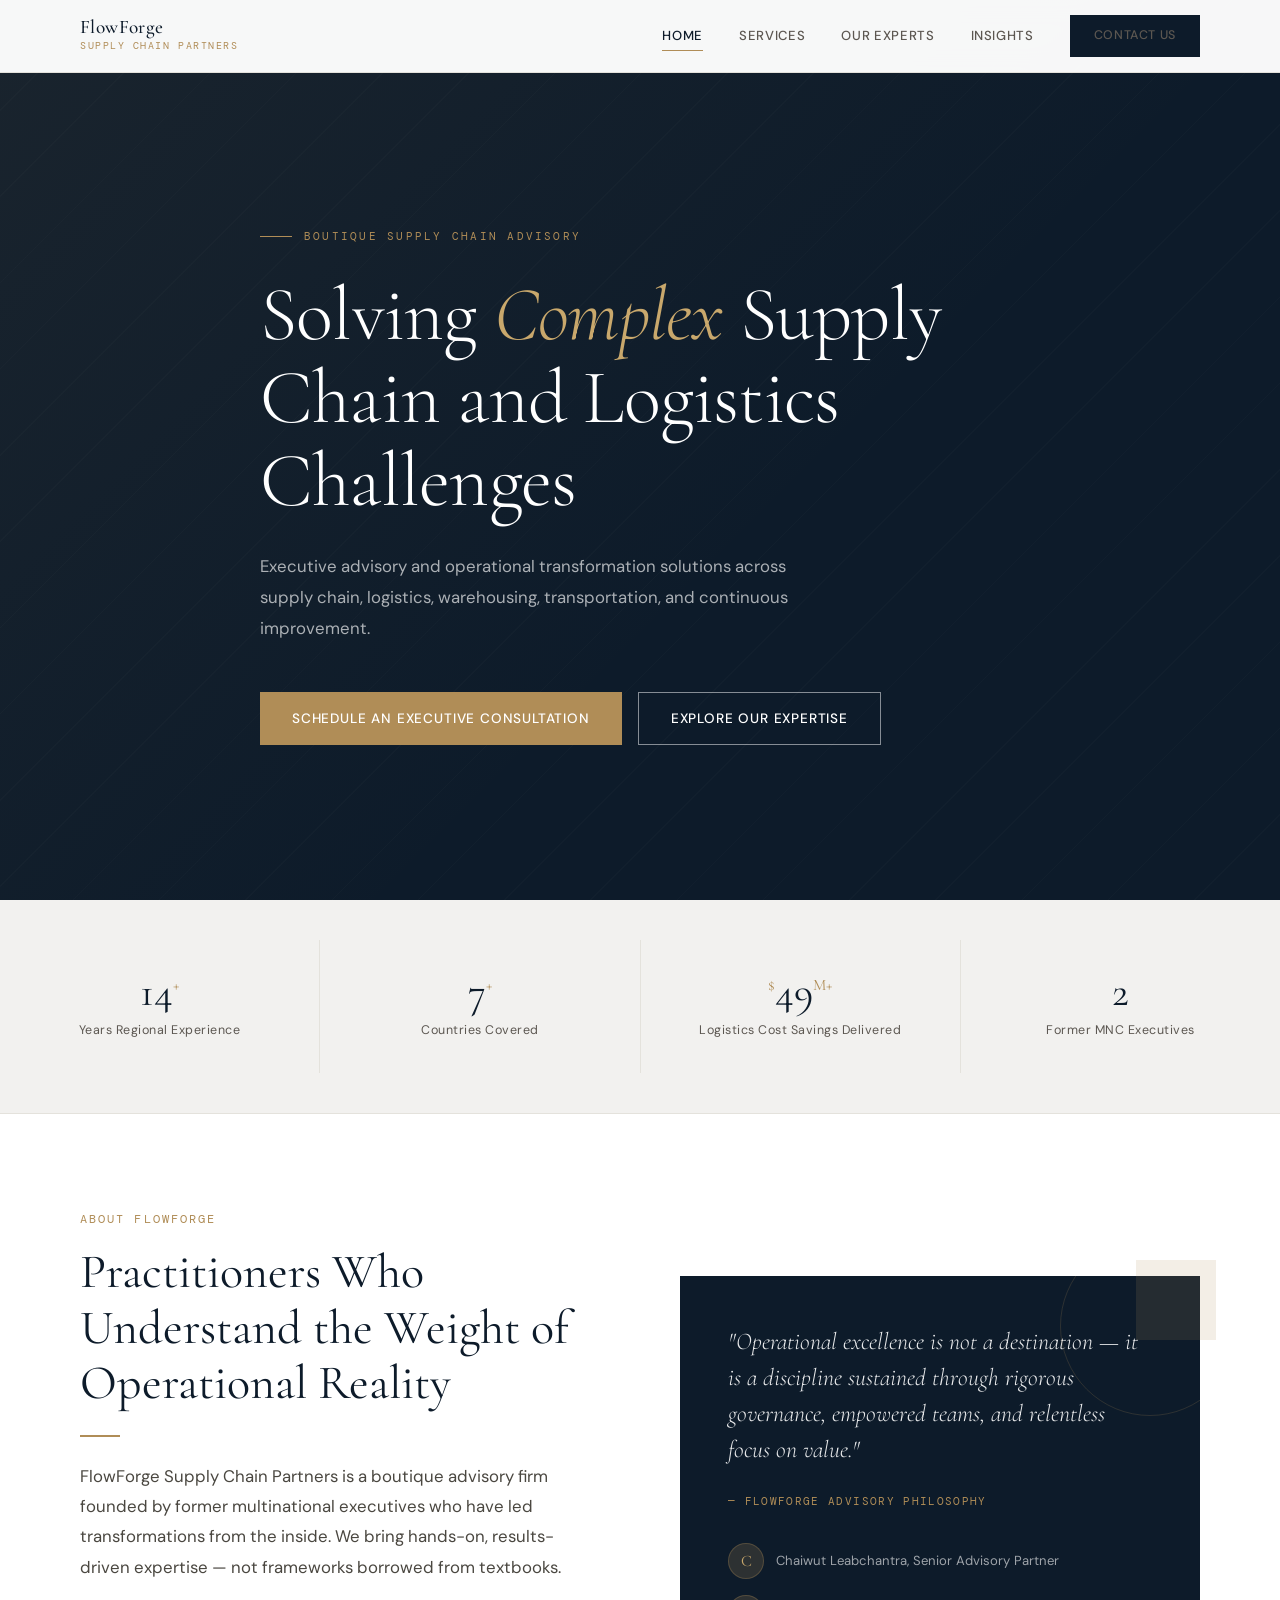
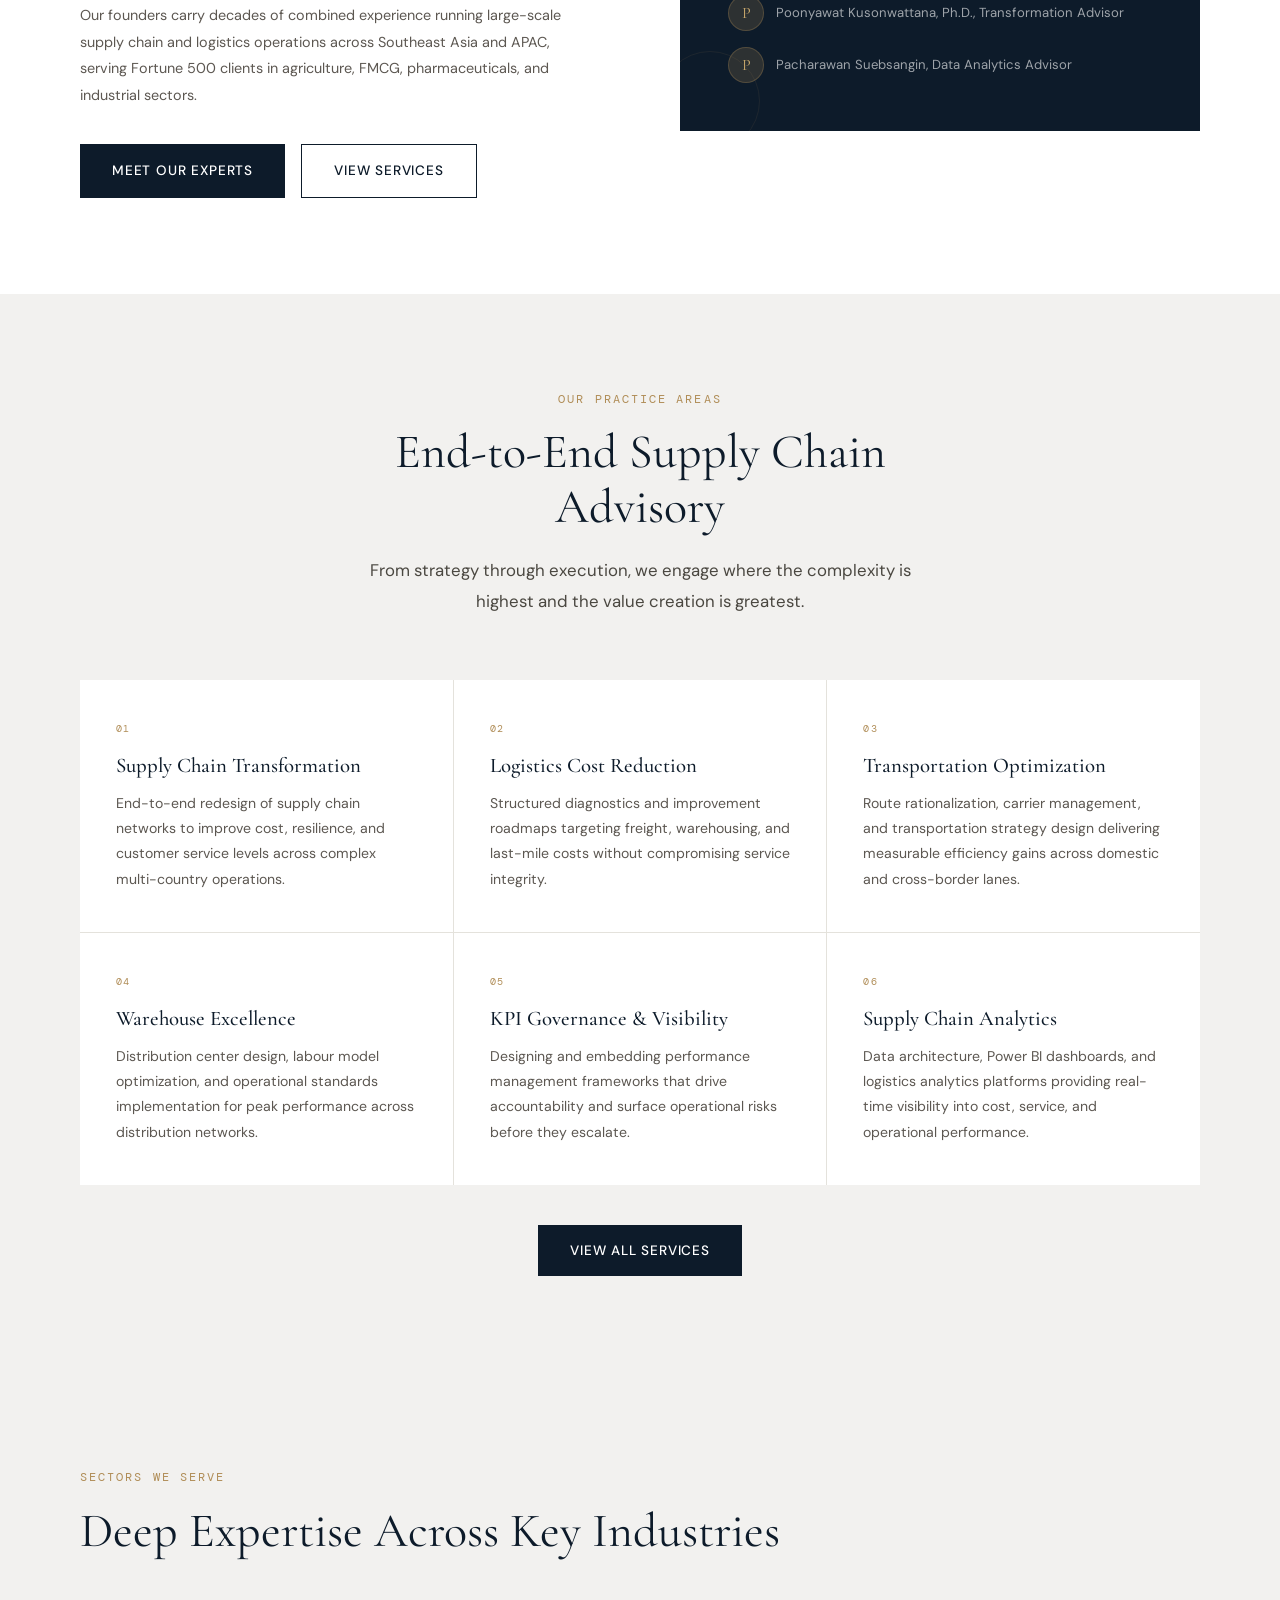
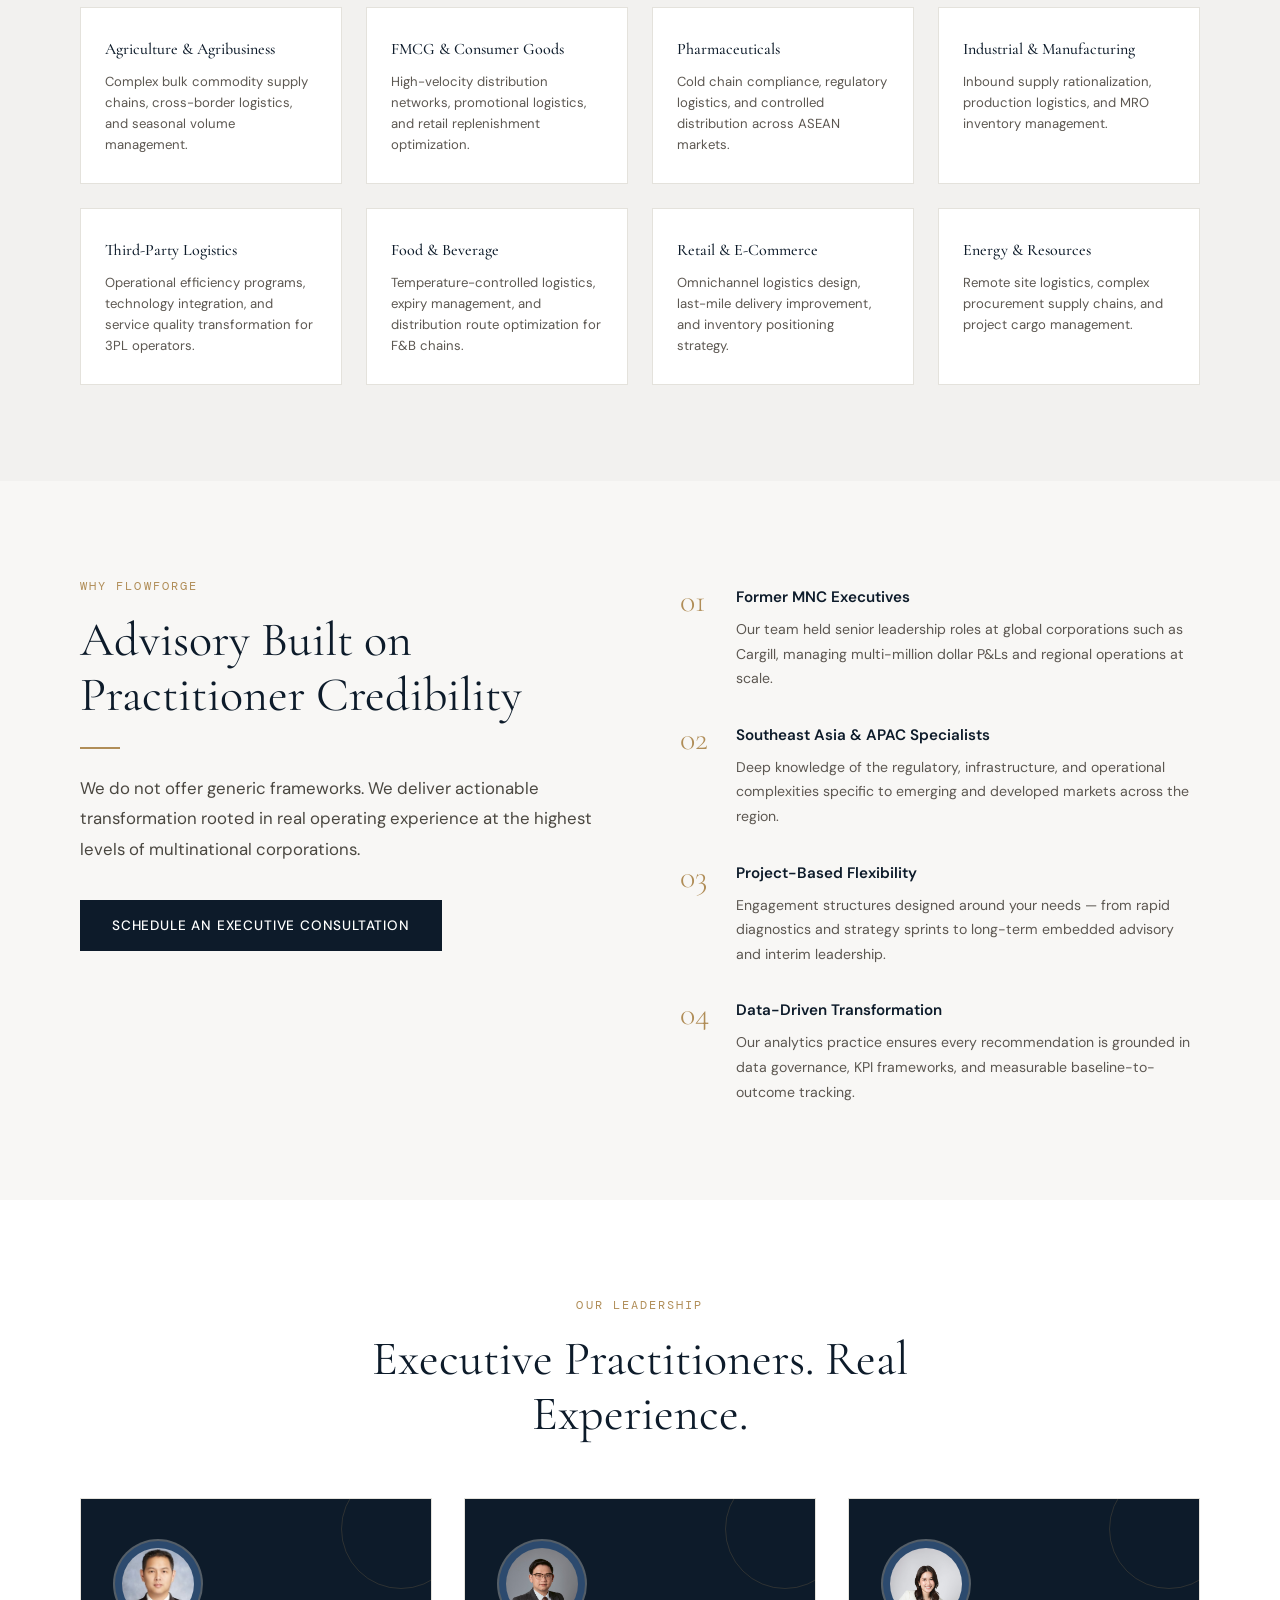
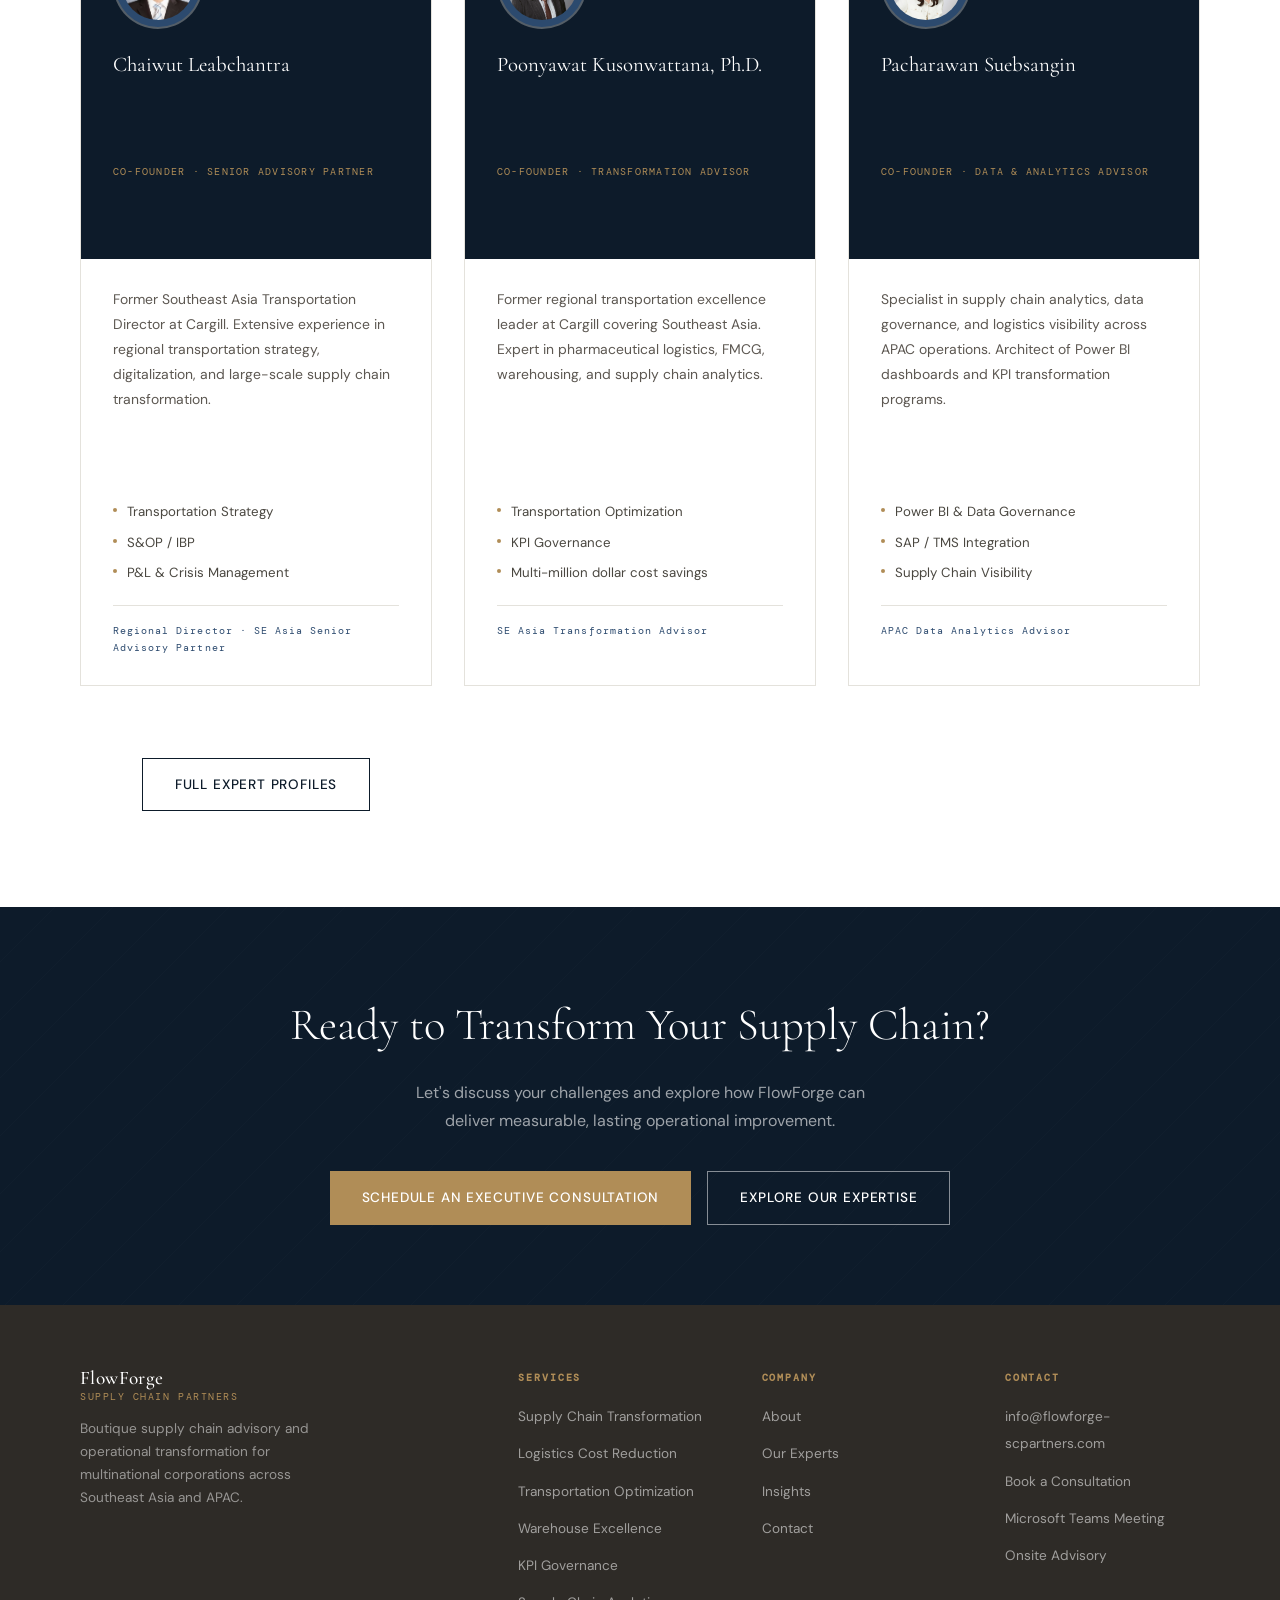
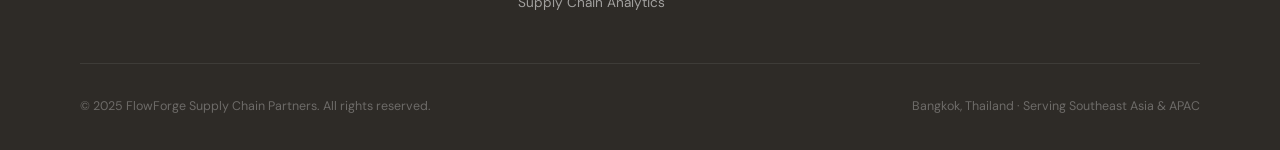
<file: index.html>
<!DOCTYPE html>
<html lang="en" data-page="home">
<head>
  <meta charset="UTF-8" />
  <meta name="viewport" content="width=device-width, initial-scale=1.0" />
  <title>FlowForge Supply Chain Partners — Executive Advisory</title>
  <meta name="description" content="Boutique supply chain and logistics advisory firm delivering operational transformation, cost reduction, and strategic excellence for multinational corporations." />
  <link rel="stylesheet" href="style.css" />
  <link rel="preconnect" href="https://fonts.googleapis.com" />
  <link rel="preconnect" href="https://fonts.gstatic.com" crossorigin />
</head>
<body class="page-fade">

<!-- ═══════════ NAVIGATION ═══════════ -->
<nav class="nav">
  <div class="nav-inner">
    <a href="index.html" class="nav-logo">
      <span class="nav-logo-mark">FlowForge</span>
      <span class="nav-logo-sub">Supply Chain Partners</span>
    </a>
    <div class="nav-links">
      <a href="index.html" class="nav-home">Home</a>
      <a href="services.html" class="nav-services">Services</a>
      <a href="experts.html" class="nav-experts">Our Experts</a>
      <a href="insights.html" class="nav-insights">Insights</a>
      <a href="contact.html" class="btn btn-primary nav-cta nav-contact">Contact Us</a>
    </div>
    <div class="nav-hamburger" aria-label="Menu">
      <span></span><span></span><span></span>
    </div>
  </div>
</nav>
<div class="nav-mobile-menu">
  <a href="index.html">Home</a>
  <a href="services.html">Services</a>
  <a href="experts.html">Our Experts</a>
  <a href="insights.html">Insights</a>
  <a href="contact.html">Contact Us</a>
</div>

<!-- ═══════════ HERO ═══════════ -->
<section class="hero">
  <div class="container">
    <div class="hero-content">
      <div class="hero-eyebrow">Boutique Supply Chain Advisory</div>
      <h1>Solving <em>Complex</em> Supply Chain and Logistics Challenges</h1>
      <p class="hero-sub">Executive advisory and operational transformation solutions across supply chain, logistics, warehousing, transportation, and continuous improvement.</p>
      <div class="hero-actions">
        <a href="contact.html" class="btn btn-gold">Schedule an Executive Consultation</a>
       <a href="services.html" class="btn btn-outline-white">
  Explore Our Expertise
</a>
      </div>
    </div>
  </div>
</section>

<!-- ═══════════ STATS BAR ═══════════ -->
<div class="stats-bar">
  <div class="stats-grid">
    <div class="stat-item">
      <div class="stat-num"><span data-target="15">0</span><sup>+</sup></div>
      <div class="stat-label">Years Regional Experience</div>
    </div>
    <div class="stat-item">
      <div class="stat-num"><span data-target="8">0</span><sup>+</sup></div>
      <div class="stat-label">Countries Covered</div>
    </div>
    <div class="stat-item">
      <div class="stat-num"><sup>$</sup><span data-target="50">0</span><sup>M+</sup></div>
      <div class="stat-label">Logistics Cost Savings Delivered</div>
    </div>
    <div class="stat-item">
      <div class="stat-num"><span data-target="3">0</span></div>
      <div class="stat-label">Former MNC Executives</div>
    </div>
  </div>
</div>

<!-- ═══════════ ABOUT ═══════════ -->
<section class="section">
  <div class="container">
    <div class="about-grid">
      <div class="reveal">
        <span class="eyebrow">About FlowForge</span>
        <h2 class="section-title">Practitioners Who Understand the Weight of Operational Reality</h2>
        <div class="divider"></div>
        <p class="section-lead">FlowForge Supply Chain Partners is a boutique advisory firm founded by former multinational executives who have led transformations from the inside. We bring hands-on, results-driven expertise — not frameworks borrowed from textbooks.</p>
        <p style="font-size:0.9rem; color:var(--gray-600); margin-top:20px; line-height:1.85;">Our founders carry decades of combined experience running large-scale supply chain and logistics operations across Southeast Asia and APAC, serving Fortune 500 clients in agriculture, FMCG, pharmaceuticals, and industrial sectors.</p>
        <div style="margin-top:36px; display:flex; gap:16px; flex-wrap:wrap;">
          <a href="experts.html" class="btn btn-primary">Meet Our Experts</a>
          <a href="services.html" class="btn btn-outline">View Services</a>
        </div>
      </div>
      <div class="about-visual reveal">
        <div class="about-card">
          <div class="about-card-quote">"Operational excellence is not a destination — it is a discipline sustained through rigorous governance, empowered teams, and relentless focus on value."</div>
          <div class="about-card-attr">— FlowForge Advisory Philosophy</div>
          <div style="margin-top:32px; display:flex; flex-direction:column; gap:16px;">
            <div style="display:flex; align-items:center; gap:12px;">
              <div style="width:36px;height:36px;border-radius:50%;background:rgba(176,141,87,0.2);border:1px solid rgba(176,141,87,0.3);display:flex;align-items:center;justify-content:center;color:var(--accent-lt);font-family:var(--ff-display);font-size:1rem;">C</div>
              <div style="font-size:0.82rem;color:rgba(255,255,255,0.6);">Chaiwut Leabchantra, Senior Advisory Partner </div>
            </div>
                 <div style="display:flex; align-items:center; gap:12px;">
              <div style="width:36px;height:36px;border-radius:50%;background:rgba(176,141,87,0.2);border:1px solid rgba(176,141,87,0.3);display:flex;align-items:center;justify-content:center;color:var(--accent-lt);font-family:var(--ff-display);font-size:1rem;">P</div>
              <div style="font-size:0.82rem;color:rgba(255,255,255,0.6);">Poonyawat Kusonwattana, Ph.D., Transformation Advisor</div>
            </div>
            <div style="display:flex; align-items:center; gap:12px;">
              <div style="width:36px;height:36px;border-radius:50%;background:rgba(176,141,87,0.2);border:1px solid rgba(176,141,87,0.3);display:flex;align-items:center;justify-content:center;color:var(--accent-lt);font-family:var(--ff-display);font-size:1rem;">P</div>
              <div style="font-size:0.82rem;color:rgba(255,255,255,0.6);">Pacharawan Suebsangin, Data Analytics Advisor</div>
            </div>
          </div>
        </div>
        <div class="about-accent-box"></div>
      </div>
    </div>
  </div>
</section>

<!-- ═══════════ SERVICES (OVERVIEW) ═══════════ -->
<section class="section" style="background:var(--gray-100);">
  <div class="container">
    <div style="text-align:center; max-width:600px; margin:0 auto 56px;" class="reveal">
      <span class="eyebrow">Our Practice Areas</span>
      <h2 class="section-title">End-to-End Supply Chain Advisory</h2>
      <p class="section-lead" style="margin:0 auto;">From strategy through execution, we engage where the complexity is highest and the value creation is greatest.</p>
    </div>
    <div class="services-grid reveal" data-stagger>
      <div class="service-card">
        <div class="service-num">01</div>
        <div class="service-title">Supply Chain Transformation</div>
        <div class="service-desc">End-to-end redesign of supply chain networks to improve cost, resilience, and customer service levels across complex multi-country operations.</div>
      </div>
      <div class="service-card">
        <div class="service-num">02</div>
        <div class="service-title">Logistics Cost Reduction</div>
        <div class="service-desc">Structured diagnostics and improvement roadmaps targeting freight, warehousing, and last-mile costs without compromising service integrity.</div>
      </div>
      <div class="service-card">
        <div class="service-num">03</div>
        <div class="service-title">Transportation Optimization</div>
        <div class="service-desc">Route rationalization, carrier management, and transportation strategy design delivering measurable efficiency gains across domestic and cross-border lanes.</div>
      </div>
      <div class="service-card">
        <div class="service-num">04</div>
        <div class="service-title">Warehouse Excellence</div>
        <div class="service-desc">Distribution center design, labour model optimization, and operational standards implementation for peak performance across distribution networks.</div>
      </div>
      <div class="service-card">
        <div class="service-num">05</div>
        <div class="service-title">KPI Governance &amp; Visibility</div>
        <div class="service-desc">Designing and embedding performance management frameworks that drive accountability and surface operational risks before they escalate.</div>
      </div>
      <div class="service-card">
        <div class="service-num">06</div>
        <div class="service-title">Supply Chain Analytics</div>
        <div class="service-desc">Data architecture, Power BI dashboards, and logistics analytics platforms providing real-time visibility into cost, service, and operational performance.</div>
     </div>
    </div>

    <div style="text-align:center;margin-top:40px;">
      <a href="services.html" class="btn btn-primary">View All Services</a>
    </div>
  </div>
</section>

<!-- ═══════════ INDUSTRIES ═══════════ -->
<section class="section industries">
  <div class="container">
    <div class="reveal">
      <span class="eyebrow">Sectors We Serve</span>
      <h2 class="section-title">Deep Expertise Across Key Industries</h2>
    </div>
    <div class="industries-grid" data-stagger>
      <div class="industry-item reveal">
        <h4>Agriculture &amp; Agribusiness</h4>
        <p>Complex bulk commodity supply chains, cross-border logistics, and seasonal volume management.</p>
      </div>
      <div class="industry-item reveal">
        <h4>FMCG &amp; Consumer Goods</h4>
        <p>High-velocity distribution networks, promotional logistics, and retail replenishment optimization.</p>
      </div>
      <div class="industry-item reveal">
        <h4>Pharmaceuticals</h4>
        <p>Cold chain compliance, regulatory logistics, and controlled distribution across ASEAN markets.</p>
      </div>
      <div class="industry-item reveal">
        <h4>Industrial &amp; Manufacturing</h4>
        <p>Inbound supply rationalization, production logistics, and MRO inventory management.</p>
      </div>
      <div class="industry-item reveal">
        <h4>Third-Party Logistics</h4>
        <p>Operational efficiency programs, technology integration, and service quality transformation for 3PL operators.</p>
      </div>
      <div class="industry-item reveal">
        <h4>Food &amp; Beverage</h4>
        <p>Temperature-controlled logistics, expiry management, and distribution route optimization for F&amp;B chains.</p>
      </div>
      <div class="industry-item reveal">
        <h4>Retail &amp; E-Commerce</h4>
        <p>Omnichannel logistics design, last-mile delivery improvement, and inventory positioning strategy.</p>
      </div>
      <div class="industry-item reveal">
        <h4>Energy &amp; Resources</h4>
        <p>Remote site logistics, complex procurement supply chains, and project cargo management.</p>
      </div>
    </div>
  </div>
</section>

<!-- ═══════════ WHY FLOWFORGE ═══════════ -->
<section class="section" style="background:var(--off-white);">
  <div class="container">
    <div class="why-grid">
      <div class="reveal">
        <span class="eyebrow">Why FlowForge</span>
        <h2 class="section-title">Advisory Built on Practitioner Credibility</h2>
        <div class="divider"></div>
        <p class="section-lead">We do not offer generic frameworks. We deliver actionable transformation rooted in real operating experience at the highest levels of multinational corporations.</p>
        <div style="margin-top:36px;">
          <a href="contact.html" class="btn btn-primary">
  Schedule an Executive Consultation
</a>
        </div>
      </div>
      <div class="why-list" data-stagger>
        <div class="why-item reveal">
          <div class="why-num">01</div>
          <div class="why-item-body">
            <h4>Former MNC Executives</h4>
            <p>Our team held senior leadership roles at global corporations such as Cargill, managing multi-million dollar P&amp;Ls and regional operations at scale.</p>
          </div>
        </div>
        <div class="why-item reveal">
          <div class="why-num">02</div>
          <div class="why-item-body">
            <h4>Southeast Asia &amp; APAC Specialists</h4>
            <p>Deep knowledge of the regulatory, infrastructure, and operational complexities specific to emerging and developed markets across the region.</p>
          </div>
        </div>
        <div class="why-item reveal">
          <div class="why-num">03</div>
          <div class="why-item-body">
            <h4>Project-Based Flexibility</h4>
            <p>Engagement structures designed around your needs — from rapid diagnostics and strategy sprints to long-term embedded advisory and interim leadership.</p>
          </div>
        </div>
        <div class="why-item reveal">
          <div class="why-num">04</div>
          <div class="why-item-body">
            <h4>Data-Driven Transformation</h4>
            <p>Our analytics practice ensures every recommendation is grounded in data governance, KPI frameworks, and measurable baseline-to-outcome tracking.</p>
          </div>
        </div>
      </div>
    </div>
  </div>
</section>

<!-- ═══════════ LEADERSHIP OVERVIEW ═══════════ -->
<section class="section">
  <div class="container">
    <div style="text-align:center; max-width:560px; margin:0 auto 56px;" class="reveal">
      <span class="eyebrow">Our Leadership</span>
      <h2 class="section-title">Executive Practitioners. Real Experience.</h2>
    </div>
    <div class="experts-grid" data-stagger>
      <div class="expert-card reveal">
        <div class="expert-card-top">
          <div class="expert-avatar">
  <img src="PO.jpeg" 
       alt="Chaiwut Leabchantra"
       style="width:72px;height:72px;border-radius:50%;object-fit:cover;">
</div>
          <div class="expert-name">Chaiwut Leabchantra</div>
          <div class="expert-title">Co-Founder · Senior Advisory Partner</div>
        </div>
        <div class="expert-card-body">
          <p class="expert-bio">Former Southeast Asia Transportation Director at Cargill. Extensive experience in regional transportation strategy, digitalization, and large-scale supply chain transformation.</p>
          <div class="expert-highlights">
            <div class="expert-highlight">Transportation Strategy</div>
            <div class="expert-highlight">S&amp;OP / IBP</div>
            <div class="expert-highlight">P&amp;L &amp; Crisis Management</div>
          </div>
          <div class="expert-edu">Regional Director · SE Asia Senior Advisory Partner </div>
        </div>
      </div>
      <div class="expert-card reveal">
        <div class="expert-card-top">
            <div class="expert-avatar">
  <img src="taff.jpg"
       alt="Poonyawat Kusonwattana"
       style="width:72px;height:72px;border-radius:50%;object-fit:cover;">
</div>
          <div class="expert-name">Poonyawat Kusonwattana, Ph.D.</div>
          <div class="expert-title">Co-Founder · Transformation Advisor</div>
        </div>
        <div class="expert-card-body">
          <p class="expert-bio">Former regional transportation excellence leader at Cargill covering Southeast Asia. Expert in pharmaceutical logistics, FMCG, warehousing, and supply chain analytics.</p>
          <div class="expert-highlights">
            <div class="expert-highlight">Transportation Optimization</div>
            <div class="expert-highlight">KPI Governance</div>
            <div class="expert-highlight">Multi-million dollar cost savings</div>
          </div>
          <div class="expert-edu">SE Asia Transformation Advisor</div>
        </div>
      </div>
     <div class="expert-card reveal">
  <div class="expert-card-top">

    <div class="expert-avatar">
      <img src="PLOY.jpg"
           alt="Pacharawan Suebsangin"
           style="width:72px;height:72px;border-radius:50%;object-fit:cover;">
    </div>
    
    <div class="expert-name">
      Pacharawan Suebsangin
    </div>

    <div class="expert-title">
      Co-Founder · Data &amp; Analytics Advisor
    </div>

  </div>

  <div class="expert-card-body">

    <p class="expert-bio">
      Specialist in supply chain analytics, data governance, and logistics visibility across APAC operations. Architect of Power BI dashboards and KPI transformation programs.
    </p>

    <div class="expert-highlights">
      <div class="expert-highlight">Power BI &amp; Data Governance</div>
      <div class="expert-highlight">SAP / TMS Integration</div>
      <div class="expert-highlight">Supply Chain Visibility</div>
    </div>

    <div class="expert-edu">
      APAC Data Analytics Advisor
    </div>

   </div>
</div>
    
    <div style="text-align:center;margin-top:40px;">
      <a href="experts.html" class="btn btn-outline">Full Expert Profiles</a>
    </div>
  </div>
</section>

<!-- ═══════════ CTA BAND ═══════════ -->
<div class="cta-band">
  <div class="container">
    <div class="cta-band-content reveal">
      <h2>Ready to Transform Your Supply Chain?</h2>
      <p>Let's discuss your challenges and explore how FlowForge can deliver measurable, lasting operational improvement.</p>
      <div class="cta-actions">
        <a href="contact.html" class="btn btn-gold">
  Schedule an Executive Consultation
</a>
        <a href="services.html" class="btn btn-outline-white">Explore Our Expertise</a>
      </div>
    </div>
  </div>
</div>

<!-- ═══════════ FOOTER ═══════════ -->
<footer class="footer">
  <div class="container">
    <div class="footer-grid">
      <div class="footer-brand">
        <div class="nav-logo">
          <span class="nav-logo-mark">FlowForge</span>
          <span class="nav-logo-sub">Supply Chain Partners</span>
        </div>
        <p class="footer-tagline">Boutique supply chain advisory and operational transformation for multinational corporations across Southeast Asia and APAC.</p>
      </div>
      <div class="footer-col">
        <h5>Services</h5>
        <ul>
          <li><a href="services.html">Supply Chain Transformation</a></li>
          <li><a href="services.html">Logistics Cost Reduction</a></li>
          <li><a href="services.html">Transportation Optimization</a></li>
          <li><a href="services.html">Warehouse Excellence</a></li>
          <li><a href="services.html">KPI Governance</a></li>
          <li><a href="services.html">Supply Chain Analytics</a></li>
        </ul>
      </div>
      <div class="footer-col">
        <h5>Company</h5>
        <ul>
          <li><a href="index.html">About</a></li>
          <li><a href="experts.html">Our Experts</a></li>
          <li><a href="insights.html">Insights</a></li>
          <li><a href="contact.html">Contact</a></li>
        </ul>
      </div>
      <div class="footer-col">
        <h5>Contact</h5>
        <ul>
          <li><a href="mailto:info@flowforge-scpartners.com">info@flowforge-scpartners.com</a></li>
          <li><a href="contact.html">Book a Consultation</a></li>
          <li><a href="contact.html">Microsoft Teams Meeting</a></li>
          <li><a href="contact.html">Onsite Advisory</a></li>
        </ul>
      </div>
    </div>
    <div class="footer-bottom">
      <span>© 2025 FlowForge Supply Chain Partners. All rights reserved.</span>
      <span>Bangkok, Thailand · Serving Southeast Asia &amp; APAC</span>
    </div>
  </div>
</footer>

<script src="main.js"></script>
</body>
</html>
</file>
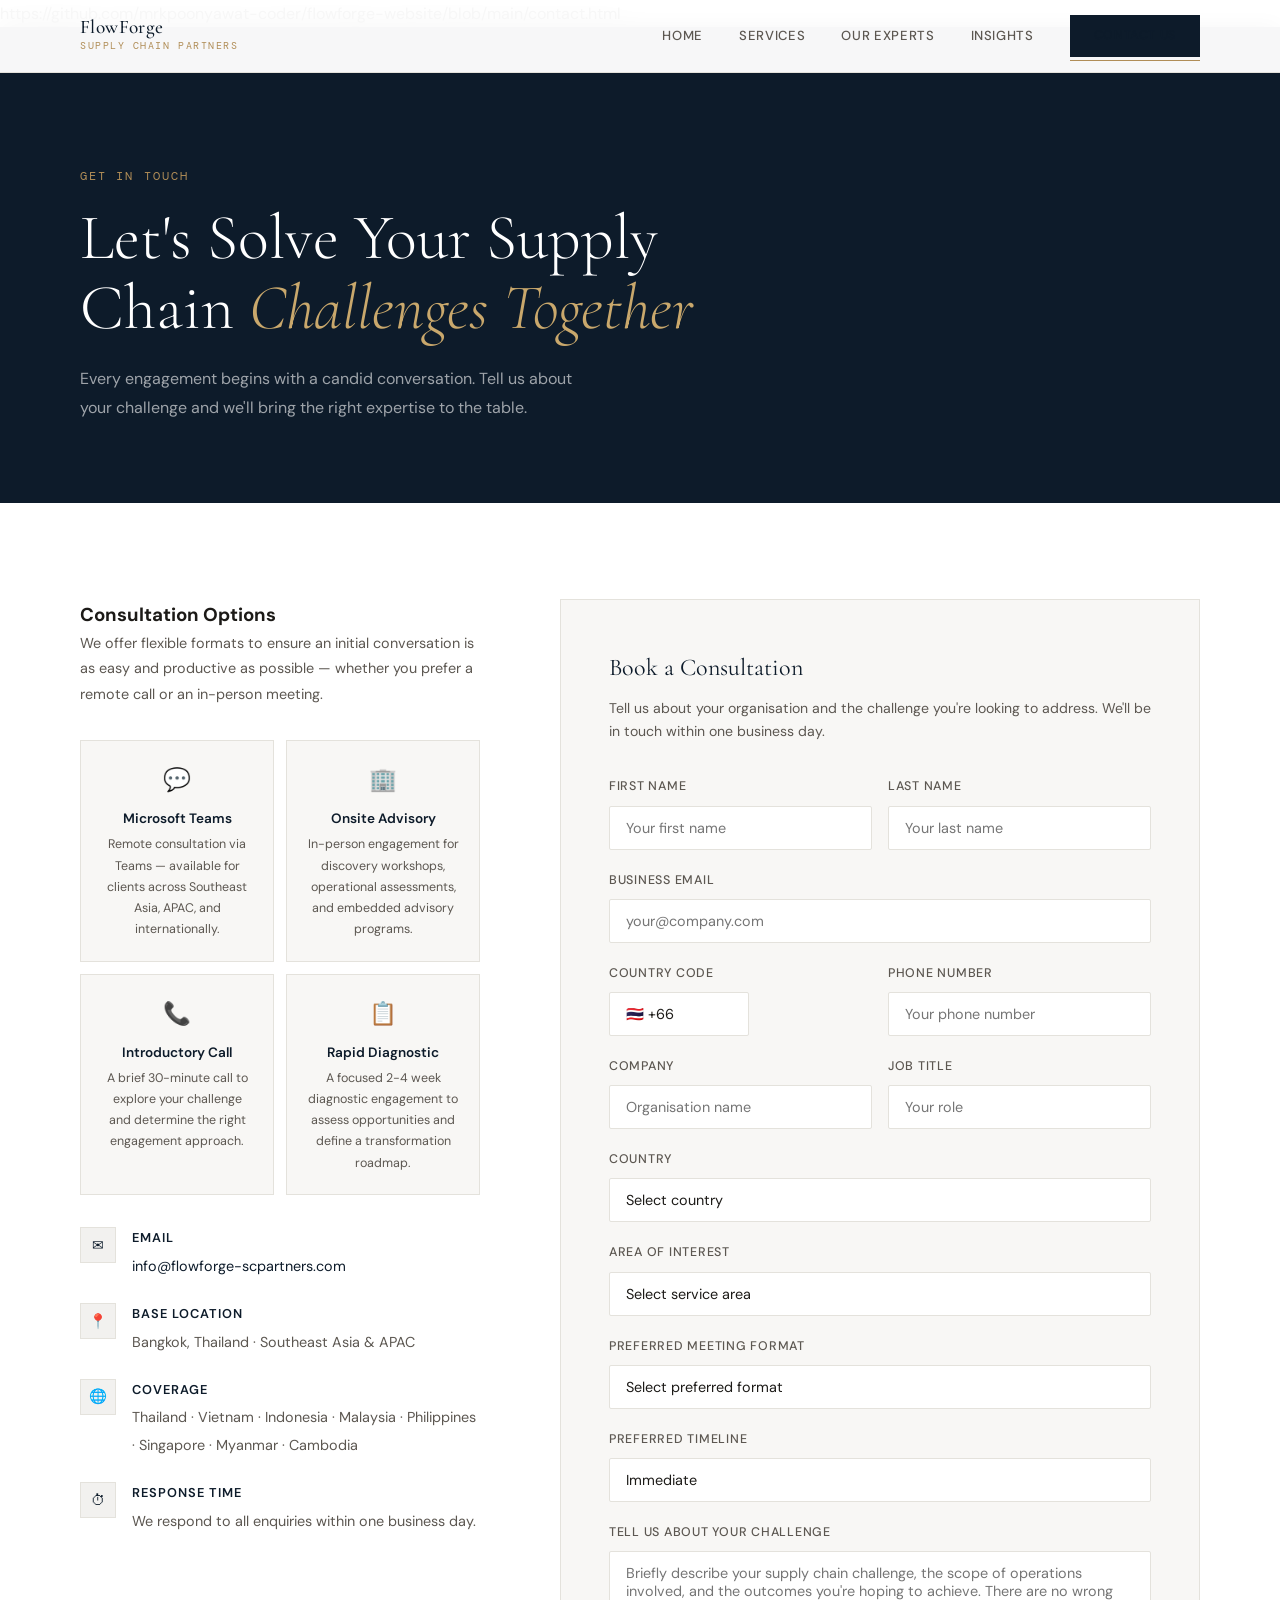
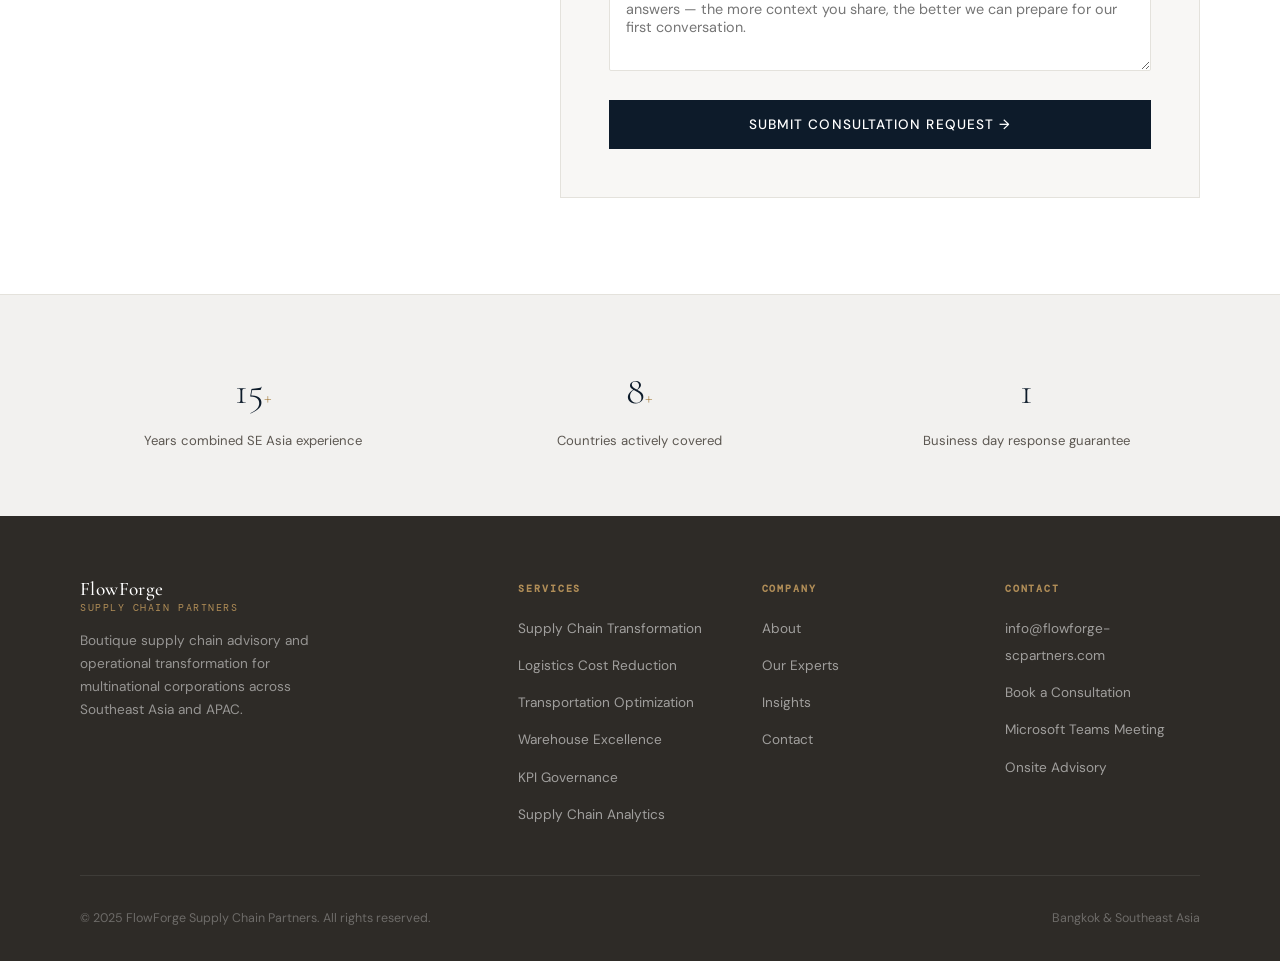
<file: contact.html>
<!DOCTYPE html>https://github.com/mrkpoonyawat-coder/flowforge-website/blob/main/contact.html
<html lang="en" data-page="contact">
<head>
  <meta charset="UTF-8" />
  <meta name="viewport" content="width=device-width, initial-scale=1.0" />
  <title>Contact — FlowForge Supply Chain Partners</title>
  <meta name="description" content="Book a consultation with FlowForge Supply Chain Partners. Reach our advisory team for supply chain transformation, logistics improvement, and operational excellence." />
  <link rel="stylesheet" href="style.css" />
  <link rel="preconnect" href="https://fonts.googleapis.com" />
  <link rel="preconnect" href="https://fonts.gstatic.com" crossorigin />
</head>
<body class="page-fade">

<nav class="nav">
  <div class="nav-inner">
    <a href="index.html" class="nav-logo">
      <span class="nav-logo-mark">FlowForge</span>
      <span class="nav-logo-sub">Supply Chain Partners</span>
    </a>
    <div class="nav-links">
      <a href="index.html" class="nav-home">Home</a>
      <a href="services.html" class="nav-services">Services</a>
      <a href="experts.html" class="nav-experts">Our Experts</a>
      <a href="insights.html" class="nav-insights">Insights</a>
      <a href="contact.html" class="btn btn-primary nav-cta nav-contact">Contact Us</a>
    </div>
    <div class="nav-hamburger"><span></span><span></span><span></span></div>
  </div>
</nav>
<div class="nav-mobile-menu">
  <a href="index.html">Home</a>
  <a href="services.html">Services</a>
  <a href="experts.html">Our Experts</a>
  <a href="insights.html">Insights</a>
  <a href="contact.html">Contact Us</a>
</div>

<!-- ═══════════ HERO ═══════════ -->
<section class="contact-hero">
  <div class="container">
    <div style="max-width:660px;">
      <span class="eyebrow" style="color:var(--accent);">Get In Touch</span>
      <h1 style="font-family:var(--ff-display);font-size:clamp(2.4rem,5vw,4rem);font-weight:300;color:var(--white);line-height:1.1;margin-bottom:20px;">Let's Solve Your Supply Chain <em style="font-style:italic;color:var(--accent-lt);">Challenges Together</em></h1>
      <p style="font-size:1rem;color:rgba(255,255,255,0.6);line-height:1.85;max-width:520px;">Every engagement begins with a candid conversation. Tell us about your challenge and we'll bring the right expertise to the table.</p>
    </div>
  </div>
</section>

<!-- ═══════════ CONTACT LAYOUT ═══════════ -->
<div class="container">
  <div class="contact-layout">

    <!-- Left: Info -->
    <div class="reveal">
      <h3>Consultation Options</h3>
      <p style="font-size:0.9rem;color:var(--gray-600);line-height:1.8;">We offer flexible formats to ensure an initial conversation is as easy and productive as possible — whether you prefer a remote call or an in-person meeting.</p>

      <div class="contact-options">
        <div class="contact-option">
          <div style="font-size:1.4rem;margin-bottom:8px;">💬</div>
          <h5>Microsoft Teams</h5>
          <p>Remote consultation via Teams — available for clients across Southeast Asia, APAC, and internationally.</p>
        </div>
        <div class="contact-option">
          <div style="font-size:1.4rem;margin-bottom:8px;">🏢</div>
          <h5>Onsite Advisory</h5>
          <p>In-person engagement for discovery workshops, operational assessments, and embedded advisory programs.</p>
        </div>
        <div class="contact-option">
          <div style="font-size:1.4rem;margin-bottom:8px;">📞</div>
          <h5>Introductory Call</h5>
          <p>A brief 30-minute call to explore your challenge and determine the right engagement approach.</p>
        </div>
        <div class="contact-option">
          <div style="font-size:1.4rem;margin-bottom:8px;">📋</div>
          <h5>Rapid Diagnostic</h5>
          <p>A focused 2-4 week diagnostic engagement to assess opportunities and define a transformation roadmap.</p>
        </div>
      </div>

      <div class="contact-detail">
        <div class="contact-detail-item">
          <div class="contact-detail-icon">✉</div>
          <div class="contact-detail-text">
            <strong>Email</strong>
            <span><a href="mailto:info@flowforge-scpartners.com" style="color:var(--navy);">info@flowforge-scpartners.com</a></span>
          </div>
        </div>
        <div class="contact-detail-item">
          <div class="contact-detail-icon">📍</div>
          <div class="contact-detail-text">
            <strong>Base Location</strong>
            <span>Bangkok, Thailand · Southeast Asia &amp; APAC</span>
          </div>
        </div>
        <div class="contact-detail-item">
          <div class="contact-detail-icon">🌐</div>
          <div class="contact-detail-text">
            <strong>Coverage</strong>
            <span>Thailand · Vietnam · Indonesia · Malaysia · Philippines · Singapore · Myanmar · Cambodia</span>
          </div>
        </div>
        <div class="contact-detail-item">
          <div class="contact-detail-icon">⏱</div>
          <div class="contact-detail-text">
            <strong>Response Time</strong>
            <span>We respond to all enquiries within one business day.</span>
          </div>
        </div>
      </div>
    </div>

    <!-- Right: Form -->
    <div class="reveal">
      <div class="form-card">
        <div class="form-title">Book a Consultation</div>
        <div class="form-subtitle">Tell us about your organisation and the challenge you're looking to address. We'll be in touch within one business day.</div>

        <form id="contact-form">
          
          <div class="form-row">
            <div class="form-group">
              <label for="firstName">First Name</label>
              <input type="text" id="firstName" name="firstName" placeholder="Your first name" required />
            </div>
            <div class="form-group">
              <label for="lastName">Last Name</label>
              <input type="text" id="lastName" name="lastName" placeholder="Your last name" required />
            </div>
          </div>
          <div class="form-group">
  <label for="email">Business Email</label>
  <input type="email" id="email" name="email" placeholder="your@company.com" required />
</div>

<div class="form-row">
  <div class="form-group" style="max-width:140px;">
    <label for="countryCode">Country Code</label>
    <select id="countryCode" name="countryCode">
      <option value="+66">🇹🇭 +66</option>
      <option value="+65">🇸🇬 +65</option>
      <option value="+84">🇻🇳 +84</option>
      <option value="+60">🇲🇾 +60</option>
      <option value="+62">🇮🇩 +62</option>
      <option value="+63">🇵🇭 +63</option>
      <option value="+1">🇺🇸 +1</option>
    </select>
  </div>

  <div class="form-group">
    <label for="phone">Phone Number</label>
    <input type="tel"
           id="phone"
           name="phone"
           placeholder="Your phone number" />
  </div>
</div>
          <div class="form-row">
            <div class="form-group">
              <label for="company">Company</label>
              <input type="text" id="company" name="company" placeholder="Organisation name" />
            </div>
            <div class="form-group">
              <label for="title">Job Title</label>
              <input type="text" id="title" name="title" placeholder="Your role" />
            </div>
          </div>
          <div class="form-group">
            <label for="country">Country</label>
            <select id="country" name="country">
              <option value="" disabled selected>Select country</option>
              <option>Thailand</option>
              <option>Vietnam</option>
              <option>Indonesia</option>
              <option>Malaysia</option>
              <option>Philippines</option>
              <option>Singapore</option>
              <option>Myanmar</option>
              <option>Cambodia</option>
              <option>Laos</option>
              <option>Australia</option>
              <option>Japan</option>
              <option>China</option>
              <option>India</option>
              <option>Other</option>
            </select>
          </div>
          <div class="form-group">
            <label for="service">Area of Interest</label>
            <select id="service" name="service">
              <option value="" disabled selected>Select service area</option>
              <option>Supply Chain Transformation</option>
              <option>Logistics Cost Reduction</option>
              <option>Transportation Optimization</option>
              <option>Warehouse Excellence</option>
              <option>Continuous Improvement Programs</option>
              <option>KPI Governance &amp; Operational Visibility</option>
              <option>Inventory &amp; Replenishment Optimization</option>
              <option>Supply Chain Analytics</option>
              <option>Data Governance &amp; Dashboarding</option>
              <option>Interim Advisory Support</option>
              <option>General Enquiry</option>
            </select>
          </div>
          <div class="form-group">
  <label for="format">Preferred Meeting Format</label>
  <select id="format" name="format">
    <option value="" disabled selected>Select preferred format</option>
    <option>Microsoft Teams (Remote)</option>
    <option>Onsite Meeting (SE Asia)</option>
    <option>Phone Call</option>
    <option>Email Correspondence First</option>
  </select>
</div>

<div class="form-group">
  <label for="timeline">Preferred Timeline</label>
  <select id="timeline" name="timeline">
    <option>Immediate</option>
    <option>Within 1 Month</option>
    <option>Within 3 Months</option>
    <option>Exploring Options</option>
  </select>
</div>
          <div class="form-group">
            <label for="message">Tell Us About Your Challenge</label>
            <textarea id="message" name="message" placeholder="Briefly describe your supply chain challenge, the scope of operations involved, and the outcomes you're hoping to achieve. There are no wrong answers — the more context you share, the better we can prepare for our first conversation."></textarea>
          </div>
          <button type="submit" class="form-submit">Submit Consultation Request →</button>
        </form>
      </div>
    </div>

  </div>
</div>

<!-- ═══════════ TRUST BAND ═══════════ -->
<section class="section-sm" style="background:var(--gray-100);border-top:1px solid var(--gray-200);">
  <div class="container">
    <div style="display:grid;grid-template-columns:repeat(3,1fr);gap:40px;text-align:center;" class="reveal">
      <div>
        <div style="font-family:var(--ff-display);font-size:2.4rem;font-weight:300;color:var(--navy);margin-bottom:6px;">15<span style="color:var(--accent);font-size:1.2rem;">+</span></div>
        <div style="font-size:0.82rem;color:var(--gray-600);">Years combined SE Asia experience</div>
      </div>
      <div>
        <div style="font-family:var(--ff-display);font-size:2.4rem;font-weight:300;color:var(--navy);margin-bottom:6px;">8<span style="color:var(--accent);font-size:1.2rem;">+</span></div>
        <div style="font-size:0.82rem;color:var(--gray-600);">Countries actively covered</div>
      </div>
      <div>
        <div style="font-family:var(--ff-display);font-size:2.4rem;font-weight:300;color:var(--navy);margin-bottom:6px;">1</div>
        <div style="font-size:0.82rem;color:var(--gray-600);">Business day response guarantee</div>
      </div>
    </div>
  </div>
</section>

<footer class="footer">
  <div class="container">
    <div class="footer-grid">
      <div class="footer-brand">
        <div class="nav-logo">
          <span class="nav-logo-mark">FlowForge</span>
          <span class="nav-logo-sub">Supply Chain Partners</span>
        </div>
        <p class="footer-tagline">Boutique supply chain advisory and operational transformation for multinational corporations across Southeast Asia and APAC.</p>
      </div>
      <div class="footer-col">
        <h5>Services</h5>
        <ul>
          <li><a href="services.html">Supply Chain Transformation</a></li>
          <li><a href="services.html">Logistics Cost Reduction</a></li>
          <li><a href="services.html">Transportation Optimization</a></li>
          <li><a href="services.html">Warehouse Excellence</a></li>
          <li><a href="services.html">KPI Governance</a></li>
          <li><a href="services.html">Supply Chain Analytics</a></li>
        </ul>
      </div>
      <div class="footer-col">
        <h5>Company</h5>
        <ul>
          <li><a href="index.html">About</a></li>
          <li><a href="experts.html">Our Experts</a></li>
          <li><a href="insights.html">Insights</a></li>
          <li><a href="contact.html">Contact</a></li>
        </ul>
      </div>
      <div class="footer-col">
        <h5>Contact</h5>
        <ul>
          <li><a href="mailto:info@flowforge-scpartners.com">info@flowforge-scpartners.com</a></li>
          <li><a href="contact.html">Book a Consultation</a></li>
          <li><a href="contact.html">Microsoft Teams Meeting</a></li>
          <li><a href="contact.html">Onsite Advisory</a></li>
        </ul>
      </div>
    </div>
    <div class="footer-bottom">
      <span>© 2025 FlowForge Supply Chain Partners. All rights reserved.</span>
      <span>Bangkok &amp; Southeast Asia</span>
    </div>
  </div>
</footer>

<script src="main.js"></script>
  <script>
const form = document.getElementById("contact-form");

form.addEventListener("submit", async function(e) {
  e.preventDefault();

  const data = new FormData(form);

  const response = await fetch("https://formspree.io/f/xredjggd", {
    method: "POST",
    body: data,
    headers: {
      'Accept': 'application/json'
    }
  });

  if (response.ok) {
    window.location.href = "https://flowforge-scpartners.com/thankyou.html";
  } else {
    alert("Something went wrong. Please try again.");
  }
});
</script>
</body>
</html>
</file>
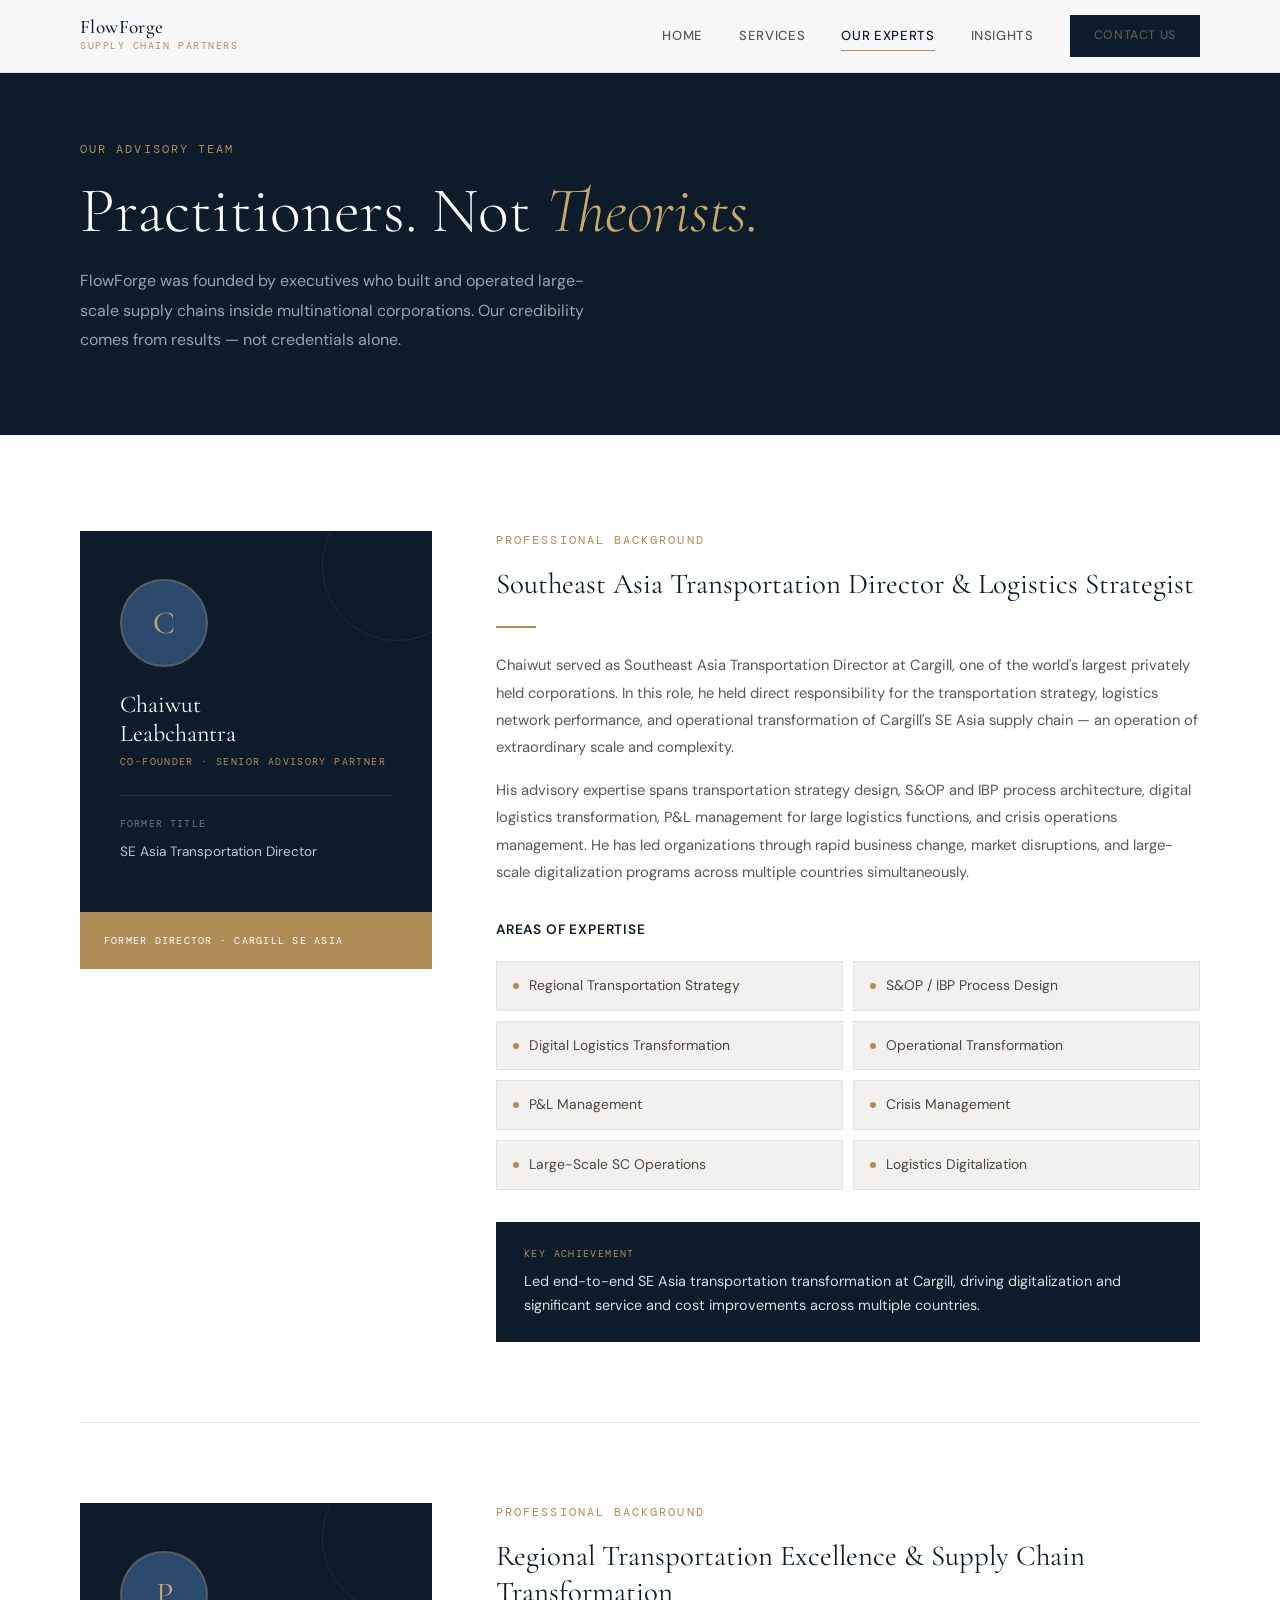
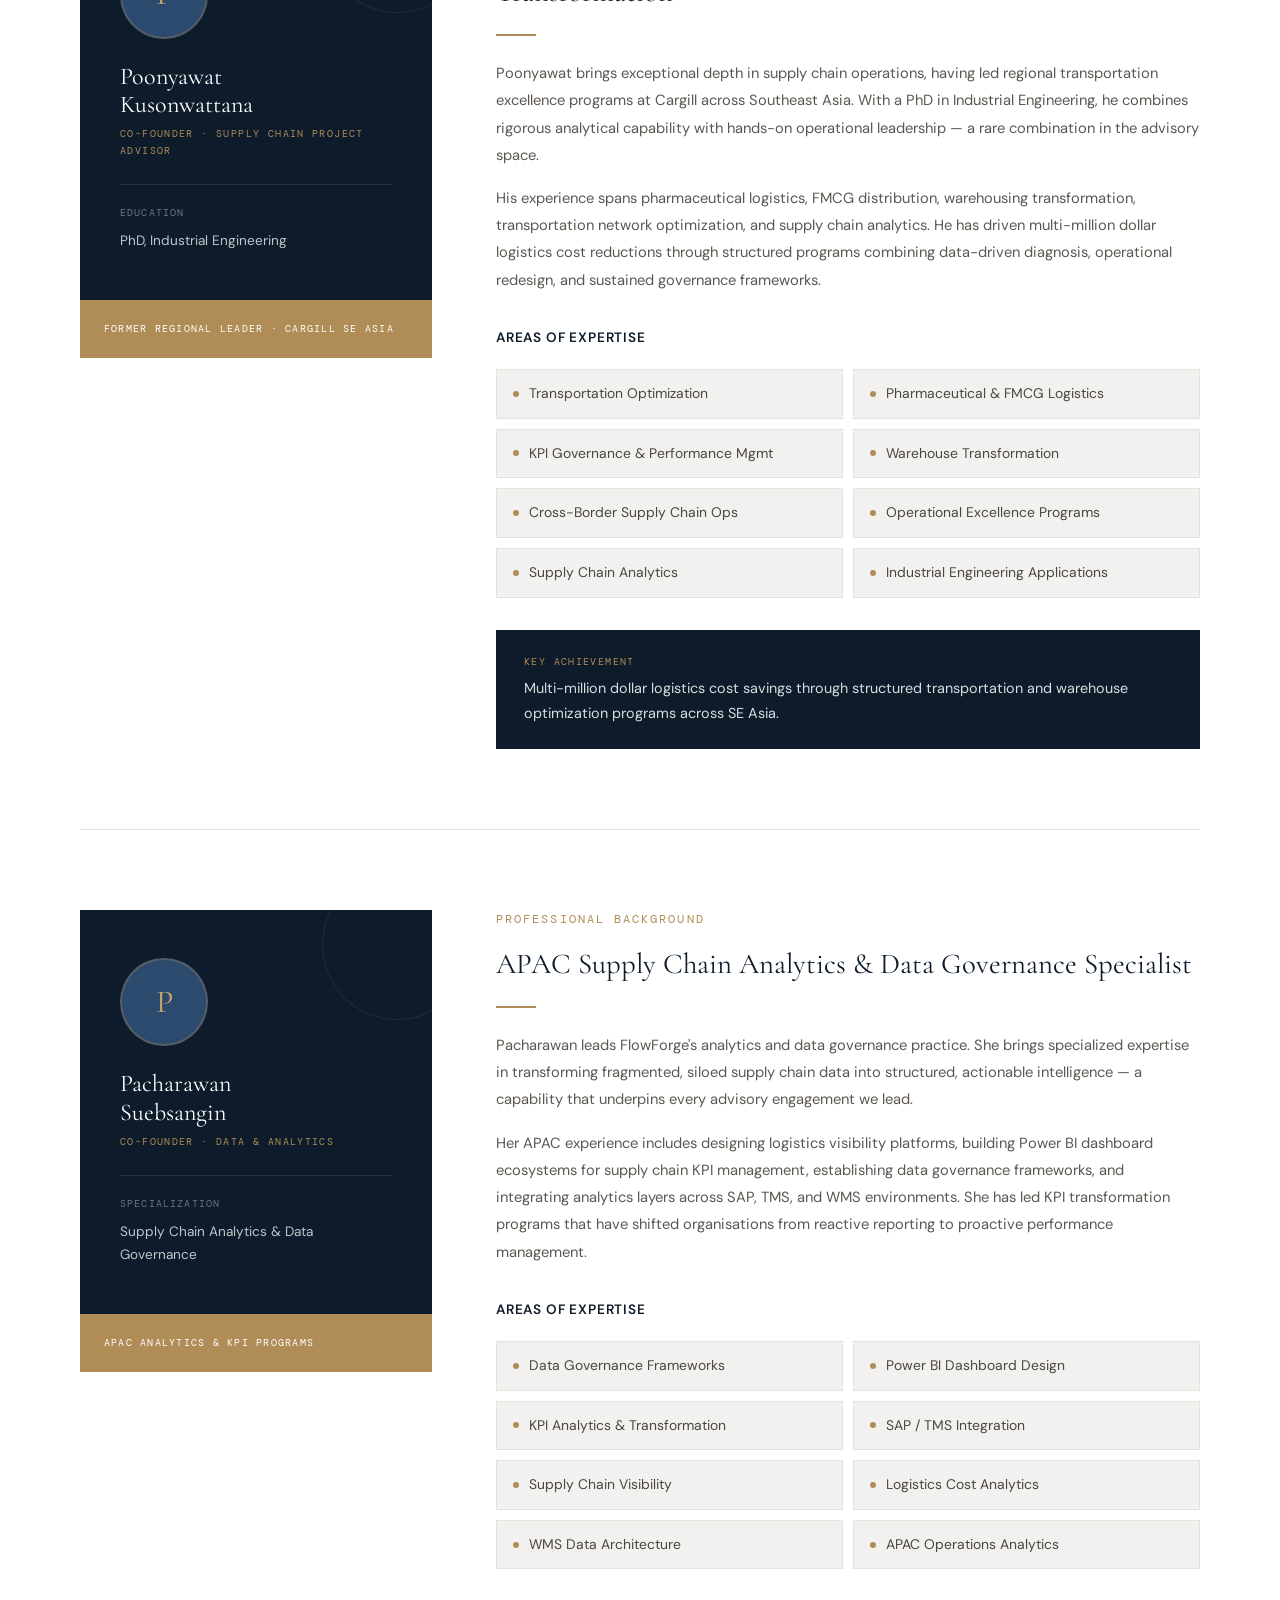
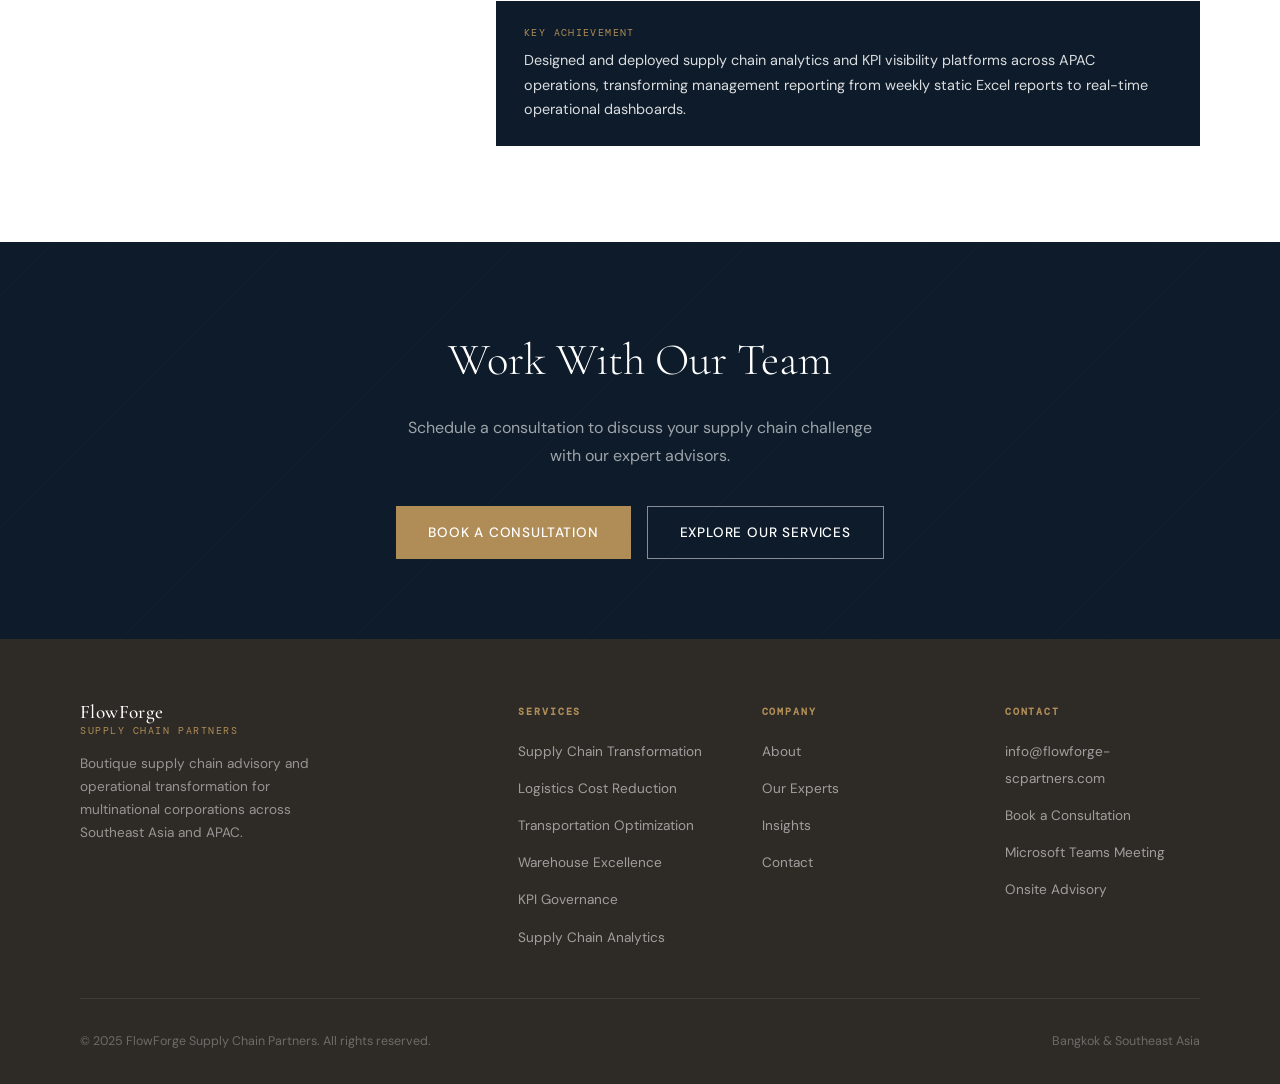
<file: experts.html>
<!DOCTYPE html>
<html lang="en" data-page="experts">
<head>
  <meta charset="UTF-8" />
  <meta name="viewport" content="width=device-width, initial-scale=1.0" />
  <title>Our Experts — FlowForge Supply Chain Partners</title>
  <meta name="description" content="Meet the former MNC executives behind FlowForge Supply Chain Partners — supply chain and logistics practitioners with proven results at Cargill and across Southeast Asia." />
  <link rel="stylesheet" href="style.css" />
  <link rel="preconnect" href="https://fonts.googleapis.com" />
  <link rel="preconnect" href="https://fonts.gstatic.com" crossorigin />
</head>
<body class="page-fade">

<nav class="nav">
  <div class="nav-inner">
    <a href="index.html" class="nav-logo">
      <span class="nav-logo-mark">FlowForge</span>
      <span class="nav-logo-sub">Supply Chain Partners</span>
    </a>
    <div class="nav-links">
      <a href="index.html" class="nav-home">Home</a>
      <a href="services.html" class="nav-services">Services</a>
      <a href="experts.html" class="nav-experts">Our Experts</a>
      <a href="insights.html" class="nav-insights">Insights</a>
      <a href="contact.html" class="btn btn-primary nav-cta nav-contact">Contact Us</a>
    </div>
    <div class="nav-hamburger"><span></span><span></span><span></span></div>
  </div>
</nav>
<div class="nav-mobile-menu">
  <a href="index.html">Home</a>
  <a href="services.html">Services</a>
  <a href="experts.html">Our Experts</a>
  <a href="insights.html">Insights</a>
  <a href="contact.html">Contact Us</a>
</div>

<!-- ═══════════ HERO ═══════════ -->
<section class="experts-hero">
  <div class="container">
    <div style="max-width:680px;">
      <span class="eyebrow" style="color:var(--accent);">Our Advisory Team</span>
      <h1 style="font-family:var(--ff-display);font-size:clamp(2.4rem,5vw,4rem);font-weight:300;color:var(--white);line-height:1.1;margin-bottom:20px;">Practitioners. Not <em style="font-style:italic;color:var(--accent-lt);">Theorists.</em></h1>
      <p style="font-size:1rem;color:rgba(255,255,255,0.6);line-height:1.85;max-width:520px;">FlowForge was founded by executives who built and operated large-scale supply chains inside multinational corporations. Our credibility comes from results — not credentials alone.</p>
    </div>
  </div>
</section>

<!-- ═══════════ EXPERT PROFILES — FULL ═══════════ -->
<section class="section">
  <div class="container">

    <!-- Chaiwut -->
    <div style="display:grid;grid-template-columns:1fr 2fr;gap:64px;align-items:start;margin-bottom:80px;padding-bottom:80px;border-bottom:1px solid var(--gray-200);" class="reveal">
      <div>
        <div style="background:var(--navy);padding:48px 40px;position:relative;overflow:hidden;">
          <div style="position:absolute;top:-40px;right:-40px;width:150px;height:150px;border:1px solid rgba(176,141,87,0.15);border-radius:50%;"></div>
          <div style="width:88px;height:88px;border-radius:50%;background:var(--steel);display:flex;align-items:center;justify-content:center;font-family:var(--ff-display);font-size:2rem;font-weight:400;color:var(--accent-lt);border:2px solid rgba(176,141,87,0.3);margin-bottom:24px;">C</div>
          <h2 style="font-family:var(--ff-display);font-size:1.5rem;font-weight:400;color:var(--white);margin-bottom:6px;line-height:1.2;">Chaiwut<br>Leabchantra</h2>
          <div style="font-family:var(--ff-mono);font-size:0.62rem;letter-spacing:0.14em;color:var(--accent);text-transform:uppercase;margin-bottom:24px;">Co-Founder · Senior Advisory Partner</div>
          <div style="border-top:1px solid rgba(255,255,255,0.1);padding-top:20px;">
            <div style="font-family:var(--ff-mono);font-size:0.6rem;letter-spacing:0.12em;color:rgba(255,255,255,0.4);text-transform:uppercase;margin-bottom:8px;">Former Title</div>
            <div style="font-size:0.85rem;color:rgba(255,255,255,0.75);">SE Asia Transportation Director</div>
          </div>
        </div>
        <div style="background:var(--accent);padding:20px 24px;display:flex;align-items:center;gap:12px;">
          <span style="font-family:var(--ff-mono);font-size:0.65rem;letter-spacing:0.12em;color:var(--white);text-transform:uppercase;">Former Director · Cargill SE Asia</span>
        </div>
      </div>
      <div>
        <span class="eyebrow">Professional Background</span>
        <h3 style="font-family:var(--ff-display);font-size:1.8rem;font-weight:400;color:var(--navy);margin-bottom:16px;line-height:1.25;">Southeast Asia Transportation Director &amp; Logistics Strategist</h3>
        <div class="divider"></div>
        <p style="font-size:0.92rem;color:var(--gray-600);line-height:1.85;margin-bottom:16px;">Chaiwut served as Southeast Asia Transportation Director at Cargill, one of the world's largest privately held corporations. In this role, he held direct responsibility for the transportation strategy, logistics network performance, and operational transformation of Cargill's SE Asia supply chain — an operation of extraordinary scale and complexity.</p>
        <p style="font-size:0.92rem;color:var(--gray-600);line-height:1.85;margin-bottom:32px;">His advisory expertise spans transportation strategy design, S&amp;OP and IBP process architecture, digital logistics transformation, P&amp;L management for large logistics functions, and crisis operations management. He has led organizations through rapid business change, market disruptions, and large-scale digitalization programs across multiple countries simultaneously.</p>
        <h4 style="font-size:0.85rem;font-weight:600;letter-spacing:0.06em;text-transform:uppercase;color:var(--navy);margin-bottom:20px;">Areas of Expertise</h4>
        <div style="display:grid;grid-template-columns:1fr 1fr;gap:10px;margin-bottom:32px;">
          <div style="display:flex;align-items:center;gap:10px;font-size:0.87rem;color:var(--text-mid);padding:12px 16px;background:var(--gray-100);border:1px solid var(--gray-200);">
            <span style="width:6px;height:6px;border-radius:50%;background:var(--accent);flex-shrink:0;"></span>Regional Transportation Strategy
          </div>
          <div style="display:flex;align-items:center;gap:10px;font-size:0.87rem;color:var(--text-mid);padding:12px 16px;background:var(--gray-100);border:1px solid var(--gray-200);">
            <span style="width:6px;height:6px;border-radius:50%;background:var(--accent);flex-shrink:0;"></span>S&amp;OP / IBP Process Design
          </div>
          <div style="display:flex;align-items:center;gap:10px;font-size:0.87rem;color:var(--text-mid);padding:12px 16px;background:var(--gray-100);border:1px solid var(--gray-200);">
            <span style="width:6px;height:6px;border-radius:50%;background:var(--accent);flex-shrink:0;"></span>Digital Logistics Transformation
          </div>
          <div style="display:flex;align-items:center;gap:10px;font-size:0.87rem;color:var(--text-mid);padding:12px 16px;background:var(--gray-100);border:1px solid var(--gray-200);">
            <span style="width:6px;height:6px;border-radius:50%;background:var(--accent);flex-shrink:0;"></span>Operational Transformation
          </div>
          <div style="display:flex;align-items:center;gap:10px;font-size:0.87rem;color:var(--text-mid);padding:12px 16px;background:var(--gray-100);border:1px solid var(--gray-200);">
            <span style="width:6px;height:6px;border-radius:50%;background:var(--accent);flex-shrink:0;"></span>P&amp;L Management
          </div>
          <div style="display:flex;align-items:center;gap:10px;font-size:0.87rem;color:var(--text-mid);padding:12px 16px;background:var(--gray-100);border:1px solid var(--gray-200);">
            <span style="width:6px;height:6px;border-radius:50%;background:var(--accent);flex-shrink:0;"></span>Crisis Management
          </div>
          <div style="display:flex;align-items:center;gap:10px;font-size:0.87rem;color:var(--text-mid);padding:12px 16px;background:var(--gray-100);border:1px solid var(--gray-200);">
            <span style="width:6px;height:6px;border-radius:50%;background:var(--accent);flex-shrink:0;"></span>Large-Scale SC Operations
          </div>
          <div style="display:flex;align-items:center;gap:10px;font-size:0.87rem;color:var(--text-mid);padding:12px 16px;background:var(--gray-100);border:1px solid var(--gray-200);">
            <span style="width:6px;height:6px;border-radius:50%;background:var(--accent);flex-shrink:0;"></span>Logistics Digitalization
          </div>
        </div>
        <div style="background:var(--navy);padding:24px 28px;display:inline-block;">
          <div style="font-family:var(--ff-mono);font-size:0.62rem;letter-spacing:0.14em;color:var(--accent);text-transform:uppercase;margin-bottom:6px;">Key Achievement</div>
          <div style="font-size:0.9rem;color:rgba(255,255,255,0.85);">Led end-to-end SE Asia transportation transformation at Cargill, driving digitalization and significant service and cost improvements across multiple countries.</div>
        </div>
      </div>
    </div>
    
    <!-- Poonyawat -->
    <div style="display:grid;grid-template-columns:1fr 2fr;gap:64px;align-items:start;margin-bottom:80px;padding-bottom:80px;border-bottom:1px solid var(--gray-200);" class="reveal">
      <div>
        <div style="background:var(--navy);padding:48px 40px;position:relative;overflow:hidden;">
          <div style="position:absolute;top:-40px;right:-40px;width:150px;height:150px;border:1px solid rgba(176,141,87,0.15);border-radius:50%;"></div>
          <div style="width:88px;height:88px;border-radius:50%;background:var(--steel);display:flex;align-items:center;justify-content:center;font-family:var(--ff-display);font-size:2rem;font-weight:400;color:var(--accent-lt);border:2px solid rgba(176,141,87,0.3);margin-bottom:24px;">P</div>
          <h2 style="font-family:var(--ff-display);font-size:1.5rem;font-weight:400;color:var(--white);margin-bottom:6px;line-height:1.2;">Poonyawat<br>Kusonwattana</h2>
          <div style="font-family:var(--ff-mono);font-size:0.62rem;letter-spacing:0.14em;color:var(--accent);text-transform:uppercase;margin-bottom:24px;">Co-Founder · Supply Chain Project Advisor</div>
          <div style="border-top:1px solid rgba(255,255,255,0.1);padding-top:20px;">
            <div style="font-family:var(--ff-mono);font-size:0.6rem;letter-spacing:0.12em;color:rgba(255,255,255,0.4);text-transform:uppercase;margin-bottom:8px;">Education</div>
            <div style="font-size:0.85rem;color:rgba(255,255,255,0.75);">PhD, Industrial Engineering</div>
          </div>
        </div>
        <div style="background:var(--accent);padding:20px 24px;display:flex;align-items:center;gap:12px;">
          <span style="font-family:var(--ff-mono);font-size:0.65rem;letter-spacing:0.12em;color:var(--white);text-transform:uppercase;">Former Regional Leader · Cargill SE Asia</span>
        </div>
      </div>
      <div>
        <span class="eyebrow">Professional Background</span>
        <h3 style="font-family:var(--ff-display);font-size:1.8rem;font-weight:400;color:var(--navy);margin-bottom:16px;line-height:1.25;">Regional Transportation Excellence &amp; Supply Chain Transformation</h3>
        <div class="divider"></div>
        <p style="font-size:0.92rem;color:var(--gray-600);line-height:1.85;margin-bottom:16px;">Poonyawat brings exceptional depth in supply chain operations, having led regional transportation excellence programs at Cargill across Southeast Asia. With a PhD in Industrial Engineering, he combines rigorous analytical capability with hands-on operational leadership — a rare combination in the advisory space.</p>
        <p style="font-size:0.92rem;color:var(--gray-600);line-height:1.85;margin-bottom:32px;">His experience spans pharmaceutical logistics, FMCG distribution, warehousing transformation, transportation network optimization, and supply chain analytics. He has driven multi-million dollar logistics cost reductions through structured programs combining data-driven diagnosis, operational redesign, and sustained governance frameworks.</p>
        <h4 style="font-size:0.85rem;font-weight:600;letter-spacing:0.06em;text-transform:uppercase;color:var(--navy);margin-bottom:20px;">Areas of Expertise</h4>
        <div style="display:grid;grid-template-columns:1fr 1fr;gap:10px;margin-bottom:32px;">
          <div style="display:flex;align-items:center;gap:10px;font-size:0.87rem;color:var(--text-mid);padding:12px 16px;background:var(--gray-100);border:1px solid var(--gray-200);">
            <span style="width:6px;height:6px;border-radius:50%;background:var(--accent);flex-shrink:0;"></span>Transportation Optimization
          </div>
          <div style="display:flex;align-items:center;gap:10px;font-size:0.87rem;color:var(--text-mid);padding:12px 16px;background:var(--gray-100);border:1px solid var(--gray-200);">
            <span style="width:6px;height:6px;border-radius:50%;background:var(--accent);flex-shrink:0;"></span>Pharmaceutical &amp; FMCG Logistics
          </div>
          <div style="display:flex;align-items:center;gap:10px;font-size:0.87rem;color:var(--text-mid);padding:12px 16px;background:var(--gray-100);border:1px solid var(--gray-200);">
            <span style="width:6px;height:6px;border-radius:50%;background:var(--accent);flex-shrink:0;"></span>KPI Governance &amp; Performance Mgmt
          </div>
          <div style="display:flex;align-items:center;gap:10px;font-size:0.87rem;color:var(--text-mid);padding:12px 16px;background:var(--gray-100);border:1px solid var(--gray-200);">
            <span style="width:6px;height:6px;border-radius:50%;background:var(--accent);flex-shrink:0;"></span>Warehouse Transformation
          </div>
          <div style="display:flex;align-items:center;gap:10px;font-size:0.87rem;color:var(--text-mid);padding:12px 16px;background:var(--gray-100);border:1px solid var(--gray-200);">
            <span style="width:6px;height:6px;border-radius:50%;background:var(--accent);flex-shrink:0;"></span>Cross-Border Supply Chain Ops
          </div>
          <div style="display:flex;align-items:center;gap:10px;font-size:0.87rem;color:var(--text-mid);padding:12px 16px;background:var(--gray-100);border:1px solid var(--gray-200);">
            <span style="width:6px;height:6px;border-radius:50%;background:var(--accent);flex-shrink:0;"></span>Operational Excellence Programs
          </div>
          <div style="display:flex;align-items:center;gap:10px;font-size:0.87rem;color:var(--text-mid);padding:12px 16px;background:var(--gray-100);border:1px solid var(--gray-200);">
            <span style="width:6px;height:6px;border-radius:50%;background:var(--accent);flex-shrink:0;"></span>Supply Chain Analytics
          </div>
          <div style="display:flex;align-items:center;gap:10px;font-size:0.87rem;color:var(--text-mid);padding:12px 16px;background:var(--gray-100);border:1px solid var(--gray-200);">
            <span style="width:6px;height:6px;border-radius:50%;background:var(--accent);flex-shrink:0;"></span>Industrial Engineering Applications
          </div>
        </div>
        <div style="background:var(--navy);padding:24px 28px;display:inline-block;">
          <div style="font-family:var(--ff-mono);font-size:0.62rem;letter-spacing:0.14em;color:var(--accent);text-transform:uppercase;margin-bottom:6px;">Key Achievement</div>
          <div style="font-size:0.9rem;color:rgba(255,255,255,0.85);">Multi-million dollar logistics cost savings through structured transportation and warehouse optimization programs across SE Asia.</div>
        </div>
      </div>
    </div>

    <!-- Pacharawan -->
    <div style="display:grid;grid-template-columns:1fr 2fr;gap:64px;align-items:start;" class="reveal">
      <div>
        <div style="background:var(--navy);padding:48px 40px;position:relative;overflow:hidden;">
          <div style="position:absolute;top:-40px;right:-40px;width:150px;height:150px;border:1px solid rgba(176,141,87,0.15);border-radius:50%;"></div>
          <div style="width:88px;height:88px;border-radius:50%;background:var(--steel);display:flex;align-items:center;justify-content:center;font-family:var(--ff-display);font-size:2rem;font-weight:400;color:var(--accent-lt);border:2px solid rgba(176,141,87,0.3);margin-bottom:24px;">P</div>
          <h2 style="font-family:var(--ff-display);font-size:1.5rem;font-weight:400;color:var(--white);margin-bottom:6px;line-height:1.2;">Pacharawan<br>Suebsangin</h2>
          <div style="font-family:var(--ff-mono);font-size:0.62rem;letter-spacing:0.14em;color:var(--accent);text-transform:uppercase;margin-bottom:24px;">Co-Founder · Data &amp; Analytics</div>
          <div style="border-top:1px solid rgba(255,255,255,0.1);padding-top:20px;">
            <div style="font-family:var(--ff-mono);font-size:0.6rem;letter-spacing:0.12em;color:rgba(255,255,255,0.4);text-transform:uppercase;margin-bottom:8px;">Specialization</div>
            <div style="font-size:0.85rem;color:rgba(255,255,255,0.75);">Supply Chain Analytics &amp; Data Governance</div>
          </div>
        </div>
        <div style="background:var(--accent);padding:20px 24px;display:flex;align-items:center;gap:12px;">
          <span style="font-family:var(--ff-mono);font-size:0.65rem;letter-spacing:0.12em;color:var(--white);text-transform:uppercase;">APAC Analytics &amp; KPI Programs</span>
        </div>
      </div>
      <div>
        <span class="eyebrow">Professional Background</span>
        <h3 style="font-family:var(--ff-display);font-size:1.8rem;font-weight:400;color:var(--navy);margin-bottom:16px;line-height:1.25;">APAC Supply Chain Analytics &amp; Data Governance Specialist</h3>
        <div class="divider"></div>
        <p style="font-size:0.92rem;color:var(--gray-600);line-height:1.85;margin-bottom:16px;">Pacharawan leads FlowForge's analytics and data governance practice. She brings specialized expertise in transforming fragmented, siloed supply chain data into structured, actionable intelligence — a capability that underpins every advisory engagement we lead.</p>
        <p style="font-size:0.92rem;color:var(--gray-600);line-height:1.85;margin-bottom:32px;">Her APAC experience includes designing logistics visibility platforms, building Power BI dashboard ecosystems for supply chain KPI management, establishing data governance frameworks, and integrating analytics layers across SAP, TMS, and WMS environments. She has led KPI transformation programs that have shifted organisations from reactive reporting to proactive performance management.</p>
        <h4 style="font-size:0.85rem;font-weight:600;letter-spacing:0.06em;text-transform:uppercase;color:var(--navy);margin-bottom:20px;">Areas of Expertise</h4>
        <div style="display:grid;grid-template-columns:1fr 1fr;gap:10px;margin-bottom:32px;">
          <div style="display:flex;align-items:center;gap:10px;font-size:0.87rem;color:var(--text-mid);padding:12px 16px;background:var(--gray-100);border:1px solid var(--gray-200);">
            <span style="width:6px;height:6px;border-radius:50%;background:var(--accent);flex-shrink:0;"></span>Data Governance Frameworks
          </div>
          <div style="display:flex;align-items:center;gap:10px;font-size:0.87rem;color:var(--text-mid);padding:12px 16px;background:var(--gray-100);border:1px solid var(--gray-200);">
            <span style="width:6px;height:6px;border-radius:50%;background:var(--accent);flex-shrink:0;"></span>Power BI Dashboard Design
          </div>
          <div style="display:flex;align-items:center;gap:10px;font-size:0.87rem;color:var(--text-mid);padding:12px 16px;background:var(--gray-100);border:1px solid var(--gray-200);">
            <span style="width:6px;height:6px;border-radius:50%;background:var(--accent);flex-shrink:0;"></span>KPI Analytics &amp; Transformation
          </div>
          <div style="display:flex;align-items:center;gap:10px;font-size:0.87rem;color:var(--text-mid);padding:12px 16px;background:var(--gray-100);border:1px solid var(--gray-200);">
            <span style="width:6px;height:6px;border-radius:50%;background:var(--accent);flex-shrink:0;"></span>SAP / TMS Integration
          </div>
          <div style="display:flex;align-items:center;gap:10px;font-size:0.87rem;color:var(--text-mid);padding:12px 16px;background:var(--gray-100);border:1px solid var(--gray-200);">
            <span style="width:6px;height:6px;border-radius:50%;background:var(--accent);flex-shrink:0;"></span>Supply Chain Visibility
          </div>
          <div style="display:flex;align-items:center;gap:10px;font-size:0.87rem;color:var(--text-mid);padding:12px 16px;background:var(--gray-100);border:1px solid var(--gray-200);">
            <span style="width:6px;height:6px;border-radius:50%;background:var(--accent);flex-shrink:0;"></span>Logistics Cost Analytics
          </div>
          <div style="display:flex;align-items:center;gap:10px;font-size:0.87rem;color:var(--text-mid);padding:12px 16px;background:var(--gray-100);border:1px solid var(--gray-200);">
            <span style="width:6px;height:6px;border-radius:50%;background:var(--accent);flex-shrink:0;"></span>WMS Data Architecture
          </div>
          <div style="display:flex;align-items:center;gap:10px;font-size:0.87rem;color:var(--text-mid);padding:12px 16px;background:var(--gray-100);border:1px solid var(--gray-200);">
            <span style="width:6px;height:6px;border-radius:50%;background:var(--accent);flex-shrink:0;"></span>APAC Operations Analytics
          </div>
        </div>
        <div style="background:var(--navy);padding:24px 28px;display:inline-block;">
          <div style="font-family:var(--ff-mono);font-size:0.62rem;letter-spacing:0.14em;color:var(--accent);text-transform:uppercase;margin-bottom:6px;">Key Achievement</div>
          <div style="font-size:0.9rem;color:rgba(255,255,255,0.85);">Designed and deployed supply chain analytics and KPI visibility platforms across APAC operations, transforming management reporting from weekly static Excel reports to real-time operational dashboards.</div>
        </div>
      </div>
    </div>

  </div>
</section>

<!-- ═══════════ CTA ═══════════ -->
<div class="cta-band">
  <div class="container">
    <div class="cta-band-content reveal">
      <h2>Work With Our Team</h2>
      <p>Schedule a consultation to discuss your supply chain challenge with our expert advisors.</p>
      <div class="cta-actions">
        <a href="contact.html" class="btn btn-gold">Book a Consultation</a>
        <a href="services.html" class="btn btn-outline-white">Explore Our Services</a>
      </div>
    </div>
  </div>
</div>

<footer class="footer">
  <div class="container">
    <div class="footer-grid">
      <div class="footer-brand">
        <div class="nav-logo">
          <span class="nav-logo-mark">FlowForge</span>
          <span class="nav-logo-sub">Supply Chain Partners</span>
        </div>
        <p class="footer-tagline">Boutique supply chain advisory and operational transformation for multinational corporations across Southeast Asia and APAC.</p>
      </div>
      <div class="footer-col">
        <h5>Services</h5>
        <ul>
          <li><a href="services.html">Supply Chain Transformation</a></li>
          <li><a href="services.html">Logistics Cost Reduction</a></li>
          <li><a href="services.html">Transportation Optimization</a></li>
          <li><a href="services.html">Warehouse Excellence</a></li>
          <li><a href="services.html">KPI Governance</a></li>
          <li><a href="services.html">Supply Chain Analytics</a></li>
        </ul>
      </div>
      <div class="footer-col">
        <h5>Company</h5>
        <ul>
          <li><a href="index.html">About</a></li>
          <li><a href="experts.html">Our Experts</a></li>
          <li><a href="insights.html">Insights</a></li>
          <li><a href="contact.html">Contact</a></li>
        </ul>
      </div>
      <div class="footer-col">
        <h5>Contact</h5>
        <ul>
          <li><a href="mailto:info@flowforge-scpartners.com">info@flowforge-scpartners.com</a></li>
          <li><a href="contact.html">Book a Consultation</a></li>
          <li><a href="contact.html">Microsoft Teams Meeting</a></li>
          <li><a href="contact.html">Onsite Advisory</a></li>
        </ul>
      </div>
    </div>
    <div class="footer-bottom">
      <span>© 2025 FlowForge Supply Chain Partners. All rights reserved.</span>
      <span>Bangkok &amp; Southeast Asia</span>
    </div>
  </div>
</footer>

<script src="main.js"></script>
</body>
</html>
</file>
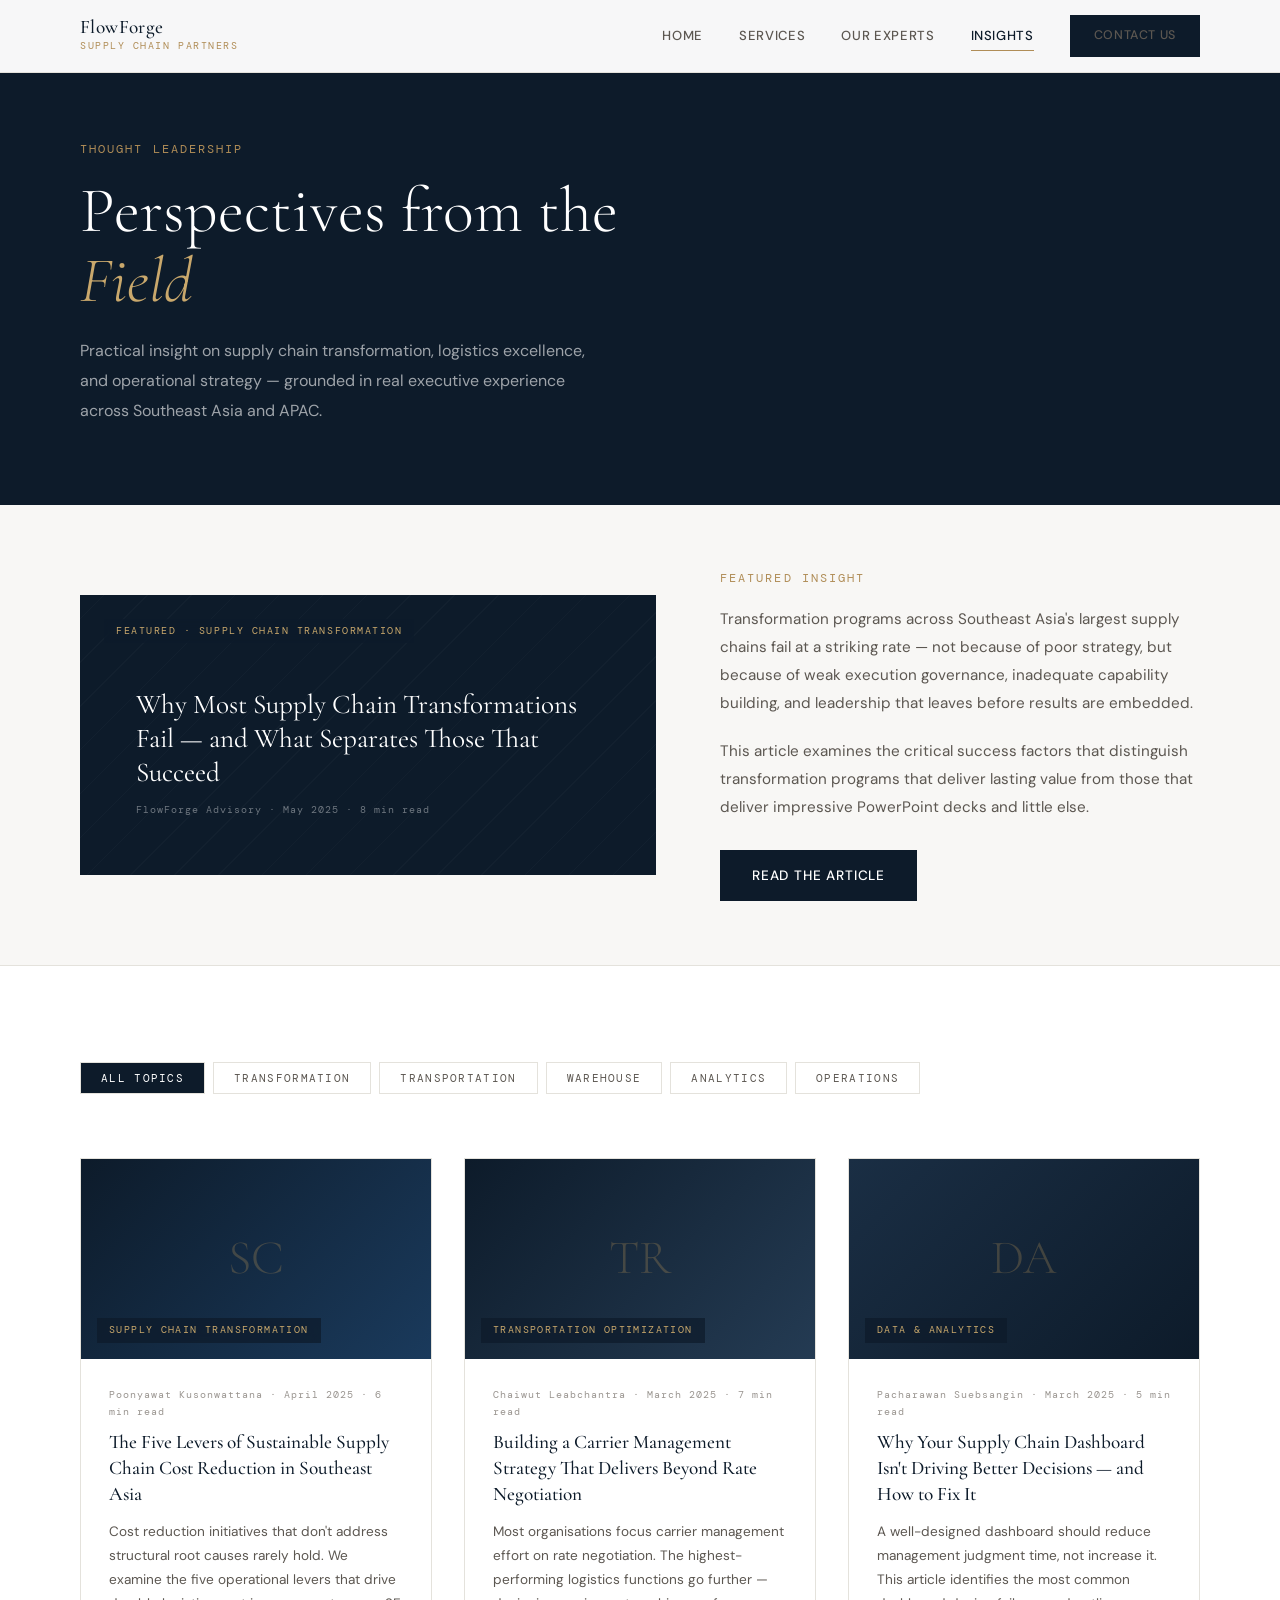
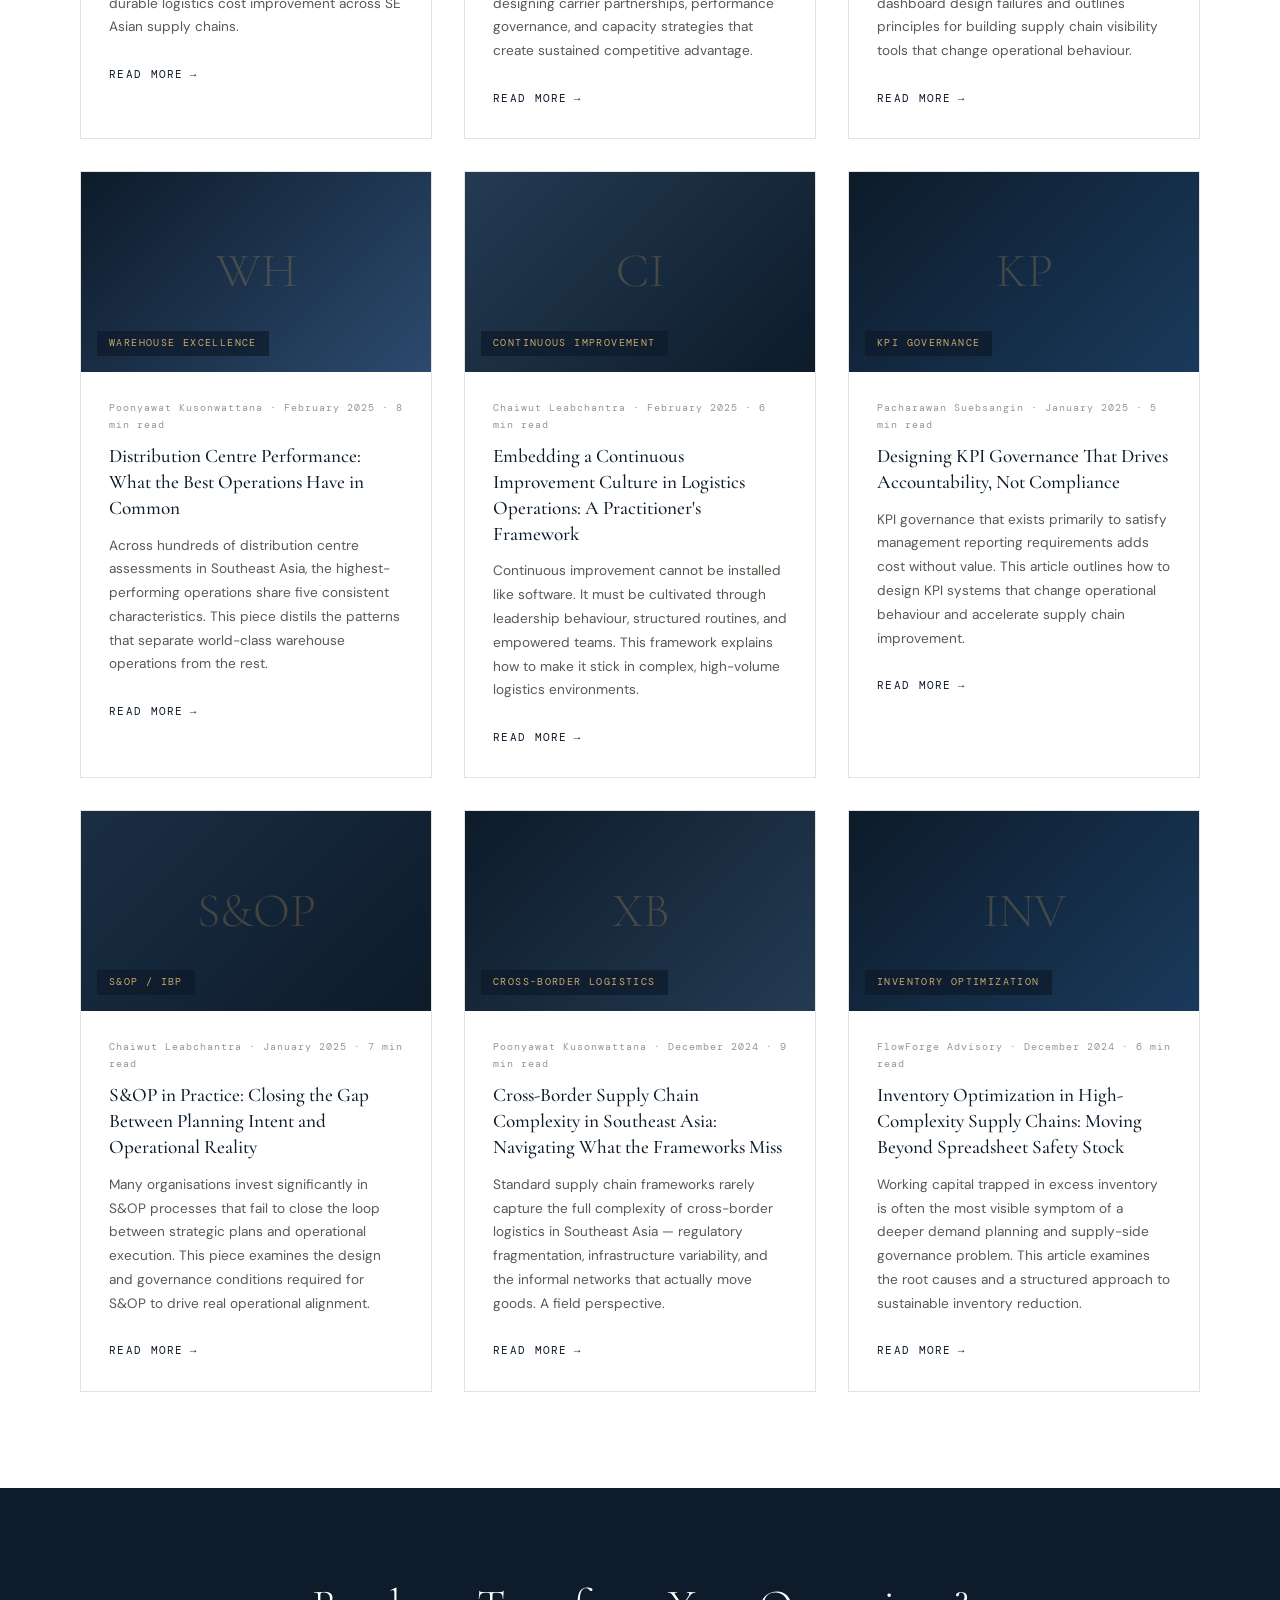
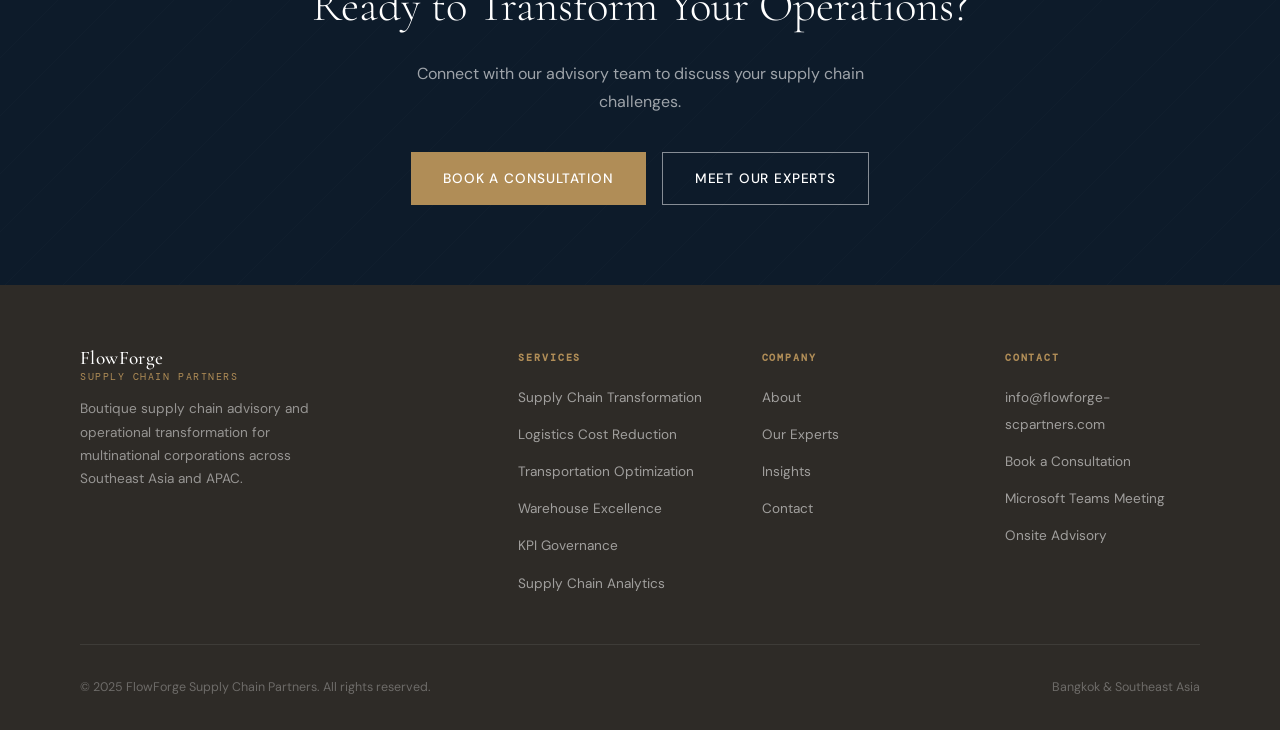
<file: insights.html>
<!DOCTYPE html>
<html lang="en" data-page="insights">
<head>
  <meta charset="UTF-8" />
  <meta name="viewport" content="width=device-width, initial-scale=1.0" />
  <title>Insights — FlowForge Supply Chain Partners</title>
  <meta name="description" content="Thought leadership on supply chain transformation, logistics optimization, transportation strategy, warehouse excellence, and operational performance from FlowForge Supply Chain Partners." />
  <link rel="stylesheet" href="style.css" />
  <link rel="preconnect" href="https://fonts.googleapis.com" />
  <link rel="preconnect" href="https://fonts.gstatic.com" crossorigin />
</head>
<body class="page-fade">

<nav class="nav">
  <div class="nav-inner">
    <a href="index.html" class="nav-logo">
      <span class="nav-logo-mark">FlowForge</span>
      <span class="nav-logo-sub">Supply Chain Partners</span>
    </a>
    <div class="nav-links">
      <a href="index.html" class="nav-home">Home</a>
      <a href="services.html" class="nav-services">Services</a>
      <a href="experts.html" class="nav-experts">Our Experts</a>
      <a href="insights.html" class="nav-insights">Insights</a>
      <a href="contact.html" class="btn btn-primary nav-cta nav-contact">Contact Us</a>
    </div>
    <div class="nav-hamburger"><span></span><span></span><span></span></div>
  </div>
</nav>
<div class="nav-mobile-menu">
  <a href="index.html">Home</a>
  <a href="services.html">Services</a>
  <a href="experts.html">Our Experts</a>
  <a href="insights.html">Insights</a>
  <a href="contact.html">Contact Us</a>
</div>

<!-- ═══════════ HERO ═══════════ -->
<section class="insights-hero">
  <div class="container">
    <div style="max-width:660px;">
      <span class="eyebrow" style="color:var(--accent);">Thought Leadership</span>
      <h1 style="font-family:var(--ff-display);font-size:clamp(2.4rem,5vw,4rem);font-weight:300;color:var(--white);line-height:1.1;margin-bottom:20px;">Perspectives from the <em style="font-style:italic;color:var(--accent-lt);">Field</em></h1>
      <p style="font-size:1rem;color:rgba(255,255,255,0.6);line-height:1.85;max-width:520px;">Practical insight on supply chain transformation, logistics excellence, and operational strategy — grounded in real executive experience across Southeast Asia and APAC.</p>
    </div>
  </div>
</section>

<!-- ═══════════ FEATURED ARTICLE ═══════════ -->
<section class="section-sm" style="background:var(--off-white);border-bottom:1px solid var(--gray-200);">
  <div class="container">
    <div style="display:grid;grid-template-columns:1.2fr 1fr;gap:64px;align-items:center;" class="reveal">
      <div>
        <div style="background:var(--navy);padding:56px;position:relative;overflow:hidden;min-height:280px;display:flex;flex-direction:column;justify-content:flex-end;">
          <div style="position:absolute;inset:0;opacity:0.07;background:repeating-linear-gradient(-45deg,transparent,transparent 30px,rgba(255,255,255,0.3) 30px,rgba(255,255,255,0.3) 31px);"></div>
          <div style="position:absolute;top:24px;left:24px;font-family:var(--ff-mono);font-size:0.6rem;letter-spacing:0.16em;text-transform:uppercase;color:var(--accent-lt);background:rgba(13,27,42,0.5);padding:4px 12px;backdrop-filter:blur(4px);">Featured · Supply Chain Transformation</div>
          <div style="position:relative;">
            <h2 style="font-family:var(--ff-display);font-size:1.7rem;font-weight:400;color:var(--white);line-height:1.25;margin-bottom:12px;">Why Most Supply Chain Transformations Fail — and What Separates Those That Succeed</h2>
            <div style="font-family:var(--ff-mono);font-size:0.62rem;letter-spacing:0.1em;color:rgba(255,255,255,0.4);">FlowForge Advisory · May 2025 · 8 min read</div>
          </div>
        </div>
      </div>
      <div>
        <span class="eyebrow">Featured Insight</span>
        <p style="font-size:0.95rem;color:var(--gray-600);line-height:1.85;margin-bottom:20px;">Transformation programs across Southeast Asia's largest supply chains fail at a striking rate — not because of poor strategy, but because of weak execution governance, inadequate capability building, and leadership that leaves before results are embedded.</p>
        <p style="font-size:0.95rem;color:var(--gray-600);line-height:1.85;margin-bottom:28px;">This article examines the critical success factors that distinguish transformation programs that deliver lasting value from those that deliver impressive PowerPoint decks and little else.</p>
        <a href="#" class="btn btn-primary">Read the Article</a>
      </div>
    </div>
  </div>
</section>

<!-- ═══════════ ARTICLES GRID ═══════════ -->
<section class="section">
  <div class="container">

    <!-- Filter tabs -->
    <div style="display:flex;gap:8px;flex-wrap:wrap;margin-bottom:48px;" class="reveal">
      <button onclick="filterInsights('all')" class="filter-btn filter-active" style="font-family:var(--ff-mono);font-size:0.68rem;letter-spacing:0.12em;text-transform:uppercase;padding:8px 20px;border:1px solid var(--gray-200);background:var(--navy);color:var(--white);cursor:pointer;transition:all 0.2s;">All Topics</button>
      <button onclick="filterInsights('transformation')" class="filter-btn" style="font-family:var(--ff-mono);font-size:0.68rem;letter-spacing:0.12em;text-transform:uppercase;padding:8px 20px;border:1px solid var(--gray-200);background:transparent;color:var(--gray-600);cursor:pointer;transition:all 0.2s;">Transformation</button>
      <button onclick="filterInsights('transportation')" class="filter-btn" style="font-family:var(--ff-mono);font-size:0.68rem;letter-spacing:0.12em;text-transform:uppercase;padding:8px 20px;border:1px solid var(--gray-200);background:transparent;color:var(--gray-600);cursor:pointer;transition:all 0.2s;">Transportation</button>
      <button onclick="filterInsights('warehouse')" class="filter-btn" style="font-family:var(--ff-mono);font-size:0.68rem;letter-spacing:0.12em;text-transform:uppercase;padding:8px 20px;border:1px solid var(--gray-200);background:transparent;color:var(--gray-600);cursor:pointer;transition:all 0.2s;">Warehouse</button>
      <button onclick="filterInsights('analytics')" class="filter-btn" style="font-family:var(--ff-mono);font-size:0.68rem;letter-spacing:0.12em;text-transform:uppercase;padding:8px 20px;border:1px solid var(--gray-200);background:transparent;color:var(--gray-600);cursor:pointer;transition:all 0.2s;">Analytics</button>
      <button onclick="filterInsights('operations')" class="filter-btn" style="font-family:var(--ff-mono);font-size:0.68rem;letter-spacing:0.12em;text-transform:uppercase;padding:8px 20px;border:1px solid var(--gray-200);background:transparent;color:var(--gray-600);cursor:pointer;transition:all 0.2s;">Operations</button>
    </div>

    <div class="insights-grid" id="insightsGrid" data-stagger>

      <div class="insight-card reveal" data-category="transformation">
        <div class="insight-card-img">
          <div class="insight-card-img-pattern" style="background:repeating-linear-gradient(-45deg,rgba(255,255,255,0.4),rgba(255,255,255,0.4) 1px,transparent 1px,transparent 20px);"></div>
          <div style="position:absolute;inset:0;background:linear-gradient(135deg,#0D1B2A 0%,#1A3A5C 100%);"></div>
          <div style="position:relative;font-family:var(--ff-display);font-size:3rem;font-weight:300;color:rgba(176,141,87,0.3);">SC</div>
          <div class="insight-category">Supply Chain Transformation</div>
        </div>
        <div class="insight-card-body">
          <div class="insight-meta">Poonyawat Kusonwattana · April 2025 · 6 min read</div>
          <div class="insight-title">The Five Levers of Sustainable Supply Chain Cost Reduction in Southeast Asia</div>
          <p class="insight-excerpt">Cost reduction initiatives that don't address structural root causes rarely hold. We examine the five operational levers that drive durable logistics cost improvement across SE Asian supply chains.</p>
          <a href="#" class="insight-read-more">Read More</a>
        </div>
      </div>

      <div class="insight-card reveal" data-category="transportation">
        <div class="insight-card-img">
          <div style="position:absolute;inset:0;background:linear-gradient(135deg,#0D1B2A 0%,#243B53 100%);"></div>
          <div style="position:relative;font-family:var(--ff-display);font-size:3rem;font-weight:300;color:rgba(176,141,87,0.3);">TR</div>
          <div class="insight-category">Transportation Optimization</div>
        </div>
        <div class="insight-card-body">
          <div class="insight-meta">Chaiwut Leabchantra · March 2025 · 7 min read</div>
          <div class="insight-title">Building a Carrier Management Strategy That Delivers Beyond Rate Negotiation</div>
          <p class="insight-excerpt">Most organisations focus carrier management effort on rate negotiation. The highest-performing logistics functions go further — designing carrier partnerships, performance governance, and capacity strategies that create sustained competitive advantage.</p>
          <a href="#" class="insight-read-more">Read More</a>
        </div>
      </div>

      <div class="insight-card reveal" data-category="analytics">
        <div class="insight-card-img">
          <div style="position:absolute;inset:0;background:linear-gradient(135deg,#1A2E44 0%,#0D1B2A 100%);"></div>
          <div style="position:relative;font-family:var(--ff-display);font-size:3rem;font-weight:300;color:rgba(176,141,87,0.3);">DA</div>
          <div class="insight-category">Data &amp; Analytics</div>
        </div>
        <div class="insight-card-body">
          <div class="insight-meta">Pacharawan Suebsangin · March 2025 · 5 min read</div>
          <div class="insight-title">Why Your Supply Chain Dashboard Isn't Driving Better Decisions — and How to Fix It</div>
          <p class="insight-excerpt">A well-designed dashboard should reduce management judgment time, not increase it. This article identifies the most common dashboard design failures and outlines principles for building supply chain visibility tools that change operational behaviour.</p>
          <a href="#" class="insight-read-more">Read More</a>
        </div>
      </div>

      <div class="insight-card reveal" data-category="warehouse">
        <div class="insight-card-img">
          <div style="position:absolute;inset:0;background:linear-gradient(135deg,#0D1B2A 0%,#2C4A6E 100%);"></div>
          <div style="position:relative;font-family:var(--ff-display);font-size:3rem;font-weight:300;color:rgba(176,141,87,0.3);">WH</div>
          <div class="insight-category">Warehouse Excellence</div>
        </div>
        <div class="insight-card-body">
          <div class="insight-meta">Poonyawat Kusonwattana · February 2025 · 8 min read</div>
          <div class="insight-title">Distribution Centre Performance: What the Best Operations Have in Common</div>
          <p class="insight-excerpt">Across hundreds of distribution centre assessments in Southeast Asia, the highest-performing operations share five consistent characteristics. This piece distils the patterns that separate world-class warehouse operations from the rest.</p>
          <a href="#" class="insight-read-more">Read More</a>
        </div>
      </div>

      <div class="insight-card reveal" data-category="operations">
        <div class="insight-card-img">
          <div style="position:absolute;inset:0;background:linear-gradient(135deg,#243B53 0%,#0D1B2A 100%);"></div>
          <div style="position:relative;font-family:var(--ff-display);font-size:3rem;font-weight:300;color:rgba(176,141,87,0.3);">CI</div>
          <div class="insight-category">Continuous Improvement</div>
        </div>
        <div class="insight-card-body">
          <div class="insight-meta">Chaiwut Leabchantra · February 2025 · 6 min read</div>
          <div class="insight-title">Embedding a Continuous Improvement Culture in Logistics Operations: A Practitioner's Framework</div>
          <p class="insight-excerpt">Continuous improvement cannot be installed like software. It must be cultivated through leadership behaviour, structured routines, and empowered teams. This framework explains how to make it stick in complex, high-volume logistics environments.</p>
          <a href="#" class="insight-read-more">Read More</a>
        </div>
      </div>

      <div class="insight-card reveal" data-category="analytics">
        <div class="insight-card-img">
          <div style="position:absolute;inset:0;background:linear-gradient(135deg,#0D1B2A 0%,#1A3A5C 100%);"></div>
          <div style="position:relative;font-family:var(--ff-display);font-size:3rem;font-weight:300;color:rgba(176,141,87,0.3);">KP</div>
          <div class="insight-category">KPI Governance</div>
        </div>
        <div class="insight-card-body">
          <div class="insight-meta">Pacharawan Suebsangin · January 2025 · 5 min read</div>
          <div class="insight-title">Designing KPI Governance That Drives Accountability, Not Compliance</div>
          <p class="insight-excerpt">KPI governance that exists primarily to satisfy management reporting requirements adds cost without value. This article outlines how to design KPI systems that change operational behaviour and accelerate supply chain improvement.</p>
          <a href="#" class="insight-read-more">Read More</a>
        </div>
      </div>

      <div class="insight-card reveal" data-category="transformation">
        <div class="insight-card-img">
          <div style="position:absolute;inset:0;background:linear-gradient(135deg,#1A2E44 0%,#0D1B2A 100%);"></div>
          <div style="position:relative;font-family:var(--ff-display);font-size:3rem;font-weight:300;color:rgba(176,141,87,0.3);">S&amp;OP</div>
          <div class="insight-category">S&amp;OP / IBP</div>
        </div>
        <div class="insight-card-body">
          <div class="insight-meta">Chaiwut Leabchantra · January 2025 · 7 min read</div>
          <div class="insight-title">S&amp;OP in Practice: Closing the Gap Between Planning Intent and Operational Reality</div>
          <p class="insight-excerpt">Many organisations invest significantly in S&amp;OP processes that fail to close the loop between strategic plans and operational execution. This piece examines the design and governance conditions required for S&amp;OP to drive real operational alignment.</p>
          <a href="#" class="insight-read-more">Read More</a>
        </div>
      </div>

      <div class="insight-card reveal" data-category="transportation">
        <div class="insight-card-img">
          <div style="position:absolute;inset:0;background:linear-gradient(135deg,#0D1B2A 0%,#243B53 100%);"></div>
          <div style="position:relative;font-family:var(--ff-display);font-size:3rem;font-weight:300;color:rgba(176,141,87,0.3);">XB</div>
          <div class="insight-category">Cross-Border Logistics</div>
        </div>
        <div class="insight-card-body">
          <div class="insight-meta">Poonyawat Kusonwattana · December 2024 · 9 min read</div>
          <div class="insight-title">Cross-Border Supply Chain Complexity in Southeast Asia: Navigating What the Frameworks Miss</div>
          <p class="insight-excerpt">Standard supply chain frameworks rarely capture the full complexity of cross-border logistics in Southeast Asia — regulatory fragmentation, infrastructure variability, and the informal networks that actually move goods. A field perspective.</p>
          <a href="#" class="insight-read-more">Read More</a>
        </div>
      </div>

      <div class="insight-card reveal" data-category="operations">
        <div class="insight-card-img">
          <div style="position:absolute;inset:0;background:linear-gradient(135deg,#0D1B2A 0%,#1A3A5C 100%);"></div>
          <div style="position:relative;font-family:var(--ff-display);font-size:3rem;font-weight:300;color:rgba(176,141,87,0.3);">INV</div>
          <div class="insight-category">Inventory Optimization</div>
        </div>
        <div class="insight-card-body">
          <div class="insight-meta">FlowForge Advisory · December 2024 · 6 min read</div>
          <div class="insight-title">Inventory Optimization in High-Complexity Supply Chains: Moving Beyond Spreadsheet Safety Stock</div>
          <p class="insight-excerpt">Working capital trapped in excess inventory is often the most visible symptom of a deeper demand planning and supply-side governance problem. This article examines the root causes and a structured approach to sustainable inventory reduction.</p>
          <a href="#" class="insight-read-more">Read More</a>
        </div>
      </div>

    </div>
  </div>
</section>

<!-- ═══════════ CTA ═══════════ -->
<div class="cta-band">
  <div class="container">
    <div class="cta-band-content reveal">
      <h2>Ready to Transform Your Operations?</h2>
      <p>Connect with our advisory team to discuss your supply chain challenges.</p>
      <div class="cta-actions">
        <a href="contact.html" class="btn btn-gold">Book a Consultation</a>
        <a href="experts.html" class="btn btn-outline-white">Meet Our Experts</a>
      </div>
    </div>
  </div>
</div>

<footer class="footer">
  <div class="container">
    <div class="footer-grid">
      <div class="footer-brand">
        <div class="nav-logo">
          <span class="nav-logo-mark">FlowForge</span>
          <span class="nav-logo-sub">Supply Chain Partners</span>
        </div>
        <p class="footer-tagline">Boutique supply chain advisory and operational transformation for multinational corporations across Southeast Asia and APAC.</p>
      </div>
      <div class="footer-col">
        <h5>Services</h5>
        <ul>
          <li><a href="services.html">Supply Chain Transformation</a></li>
          <li><a href="services.html">Logistics Cost Reduction</a></li>
          <li><a href="services.html">Transportation Optimization</a></li>
          <li><a href="services.html">Warehouse Excellence</a></li>
          <li><a href="services.html">KPI Governance</a></li>
          <li><a href="services.html">Supply Chain Analytics</a></li>
        </ul>
      </div>
      <div class="footer-col">
        <h5>Company</h5>
        <ul>
          <li><a href="index.html">About</a></li>
          <li><a href="experts.html">Our Experts</a></li>
          <li><a href="insights.html">Insights</a></li>
          <li><a href="contact.html">Contact</a></li>
        </ul>
      </div>
      <div class="footer-col">
        <h5>Contact</h5>
        <ul>
          <li><a href="mailto:info@flowforge-scpartners.com">info@flowforge-scpartners.com</a></li>
          <li><a href="contact.html">Book a Consultation</a></li>
          <li><a href="contact.html">Microsoft Teams Meeting</a></li>
          <li><a href="contact.html">Onsite Advisory</a></li>
        </ul>
      </div>
    </div>
    <div class="footer-bottom">
      <span>© 2025 FlowForge Supply Chain Partners. All rights reserved.</span>
      <span>Bangkok &amp; Southeast Asia</span>
    </div>
  </div>
</footer>

<script src="main.js"></script>
<script>
  function filterInsights(category) {
    const cards = document.querySelectorAll('.insight-card');
    const btns = document.querySelectorAll('.filter-btn');
    btns.forEach(b => {
      b.style.background = 'transparent';
      b.style.color = 'var(--gray-600)';
      b.style.borderColor = 'var(--gray-200)';
    });
    event.target.style.background = 'var(--navy)';
    event.target.style.color = 'var(--white)';

    cards.forEach(card => {
      if (category === 'all' || card.dataset.category === category) {
        card.style.display = '';
      } else {
        card.style.display = 'none';
      }
    });
  }
</script>
</body>
</html>
</file>
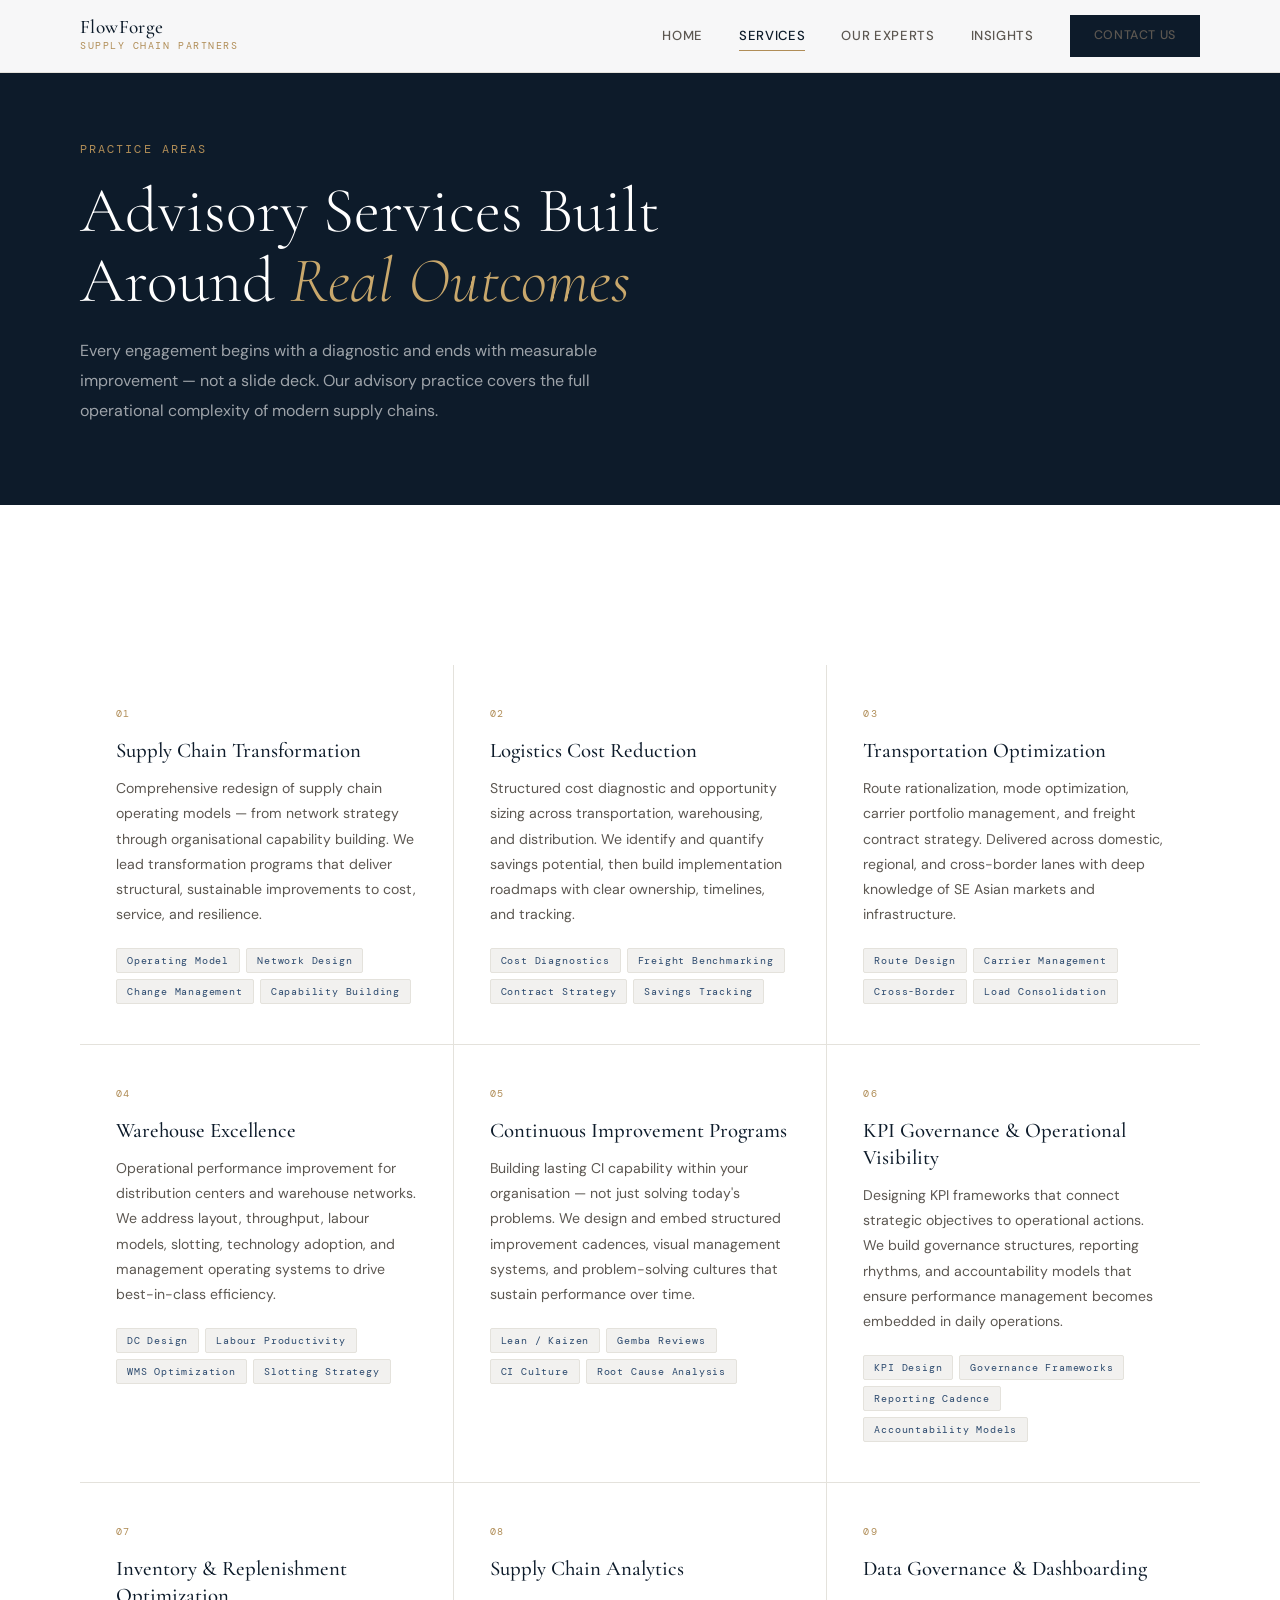
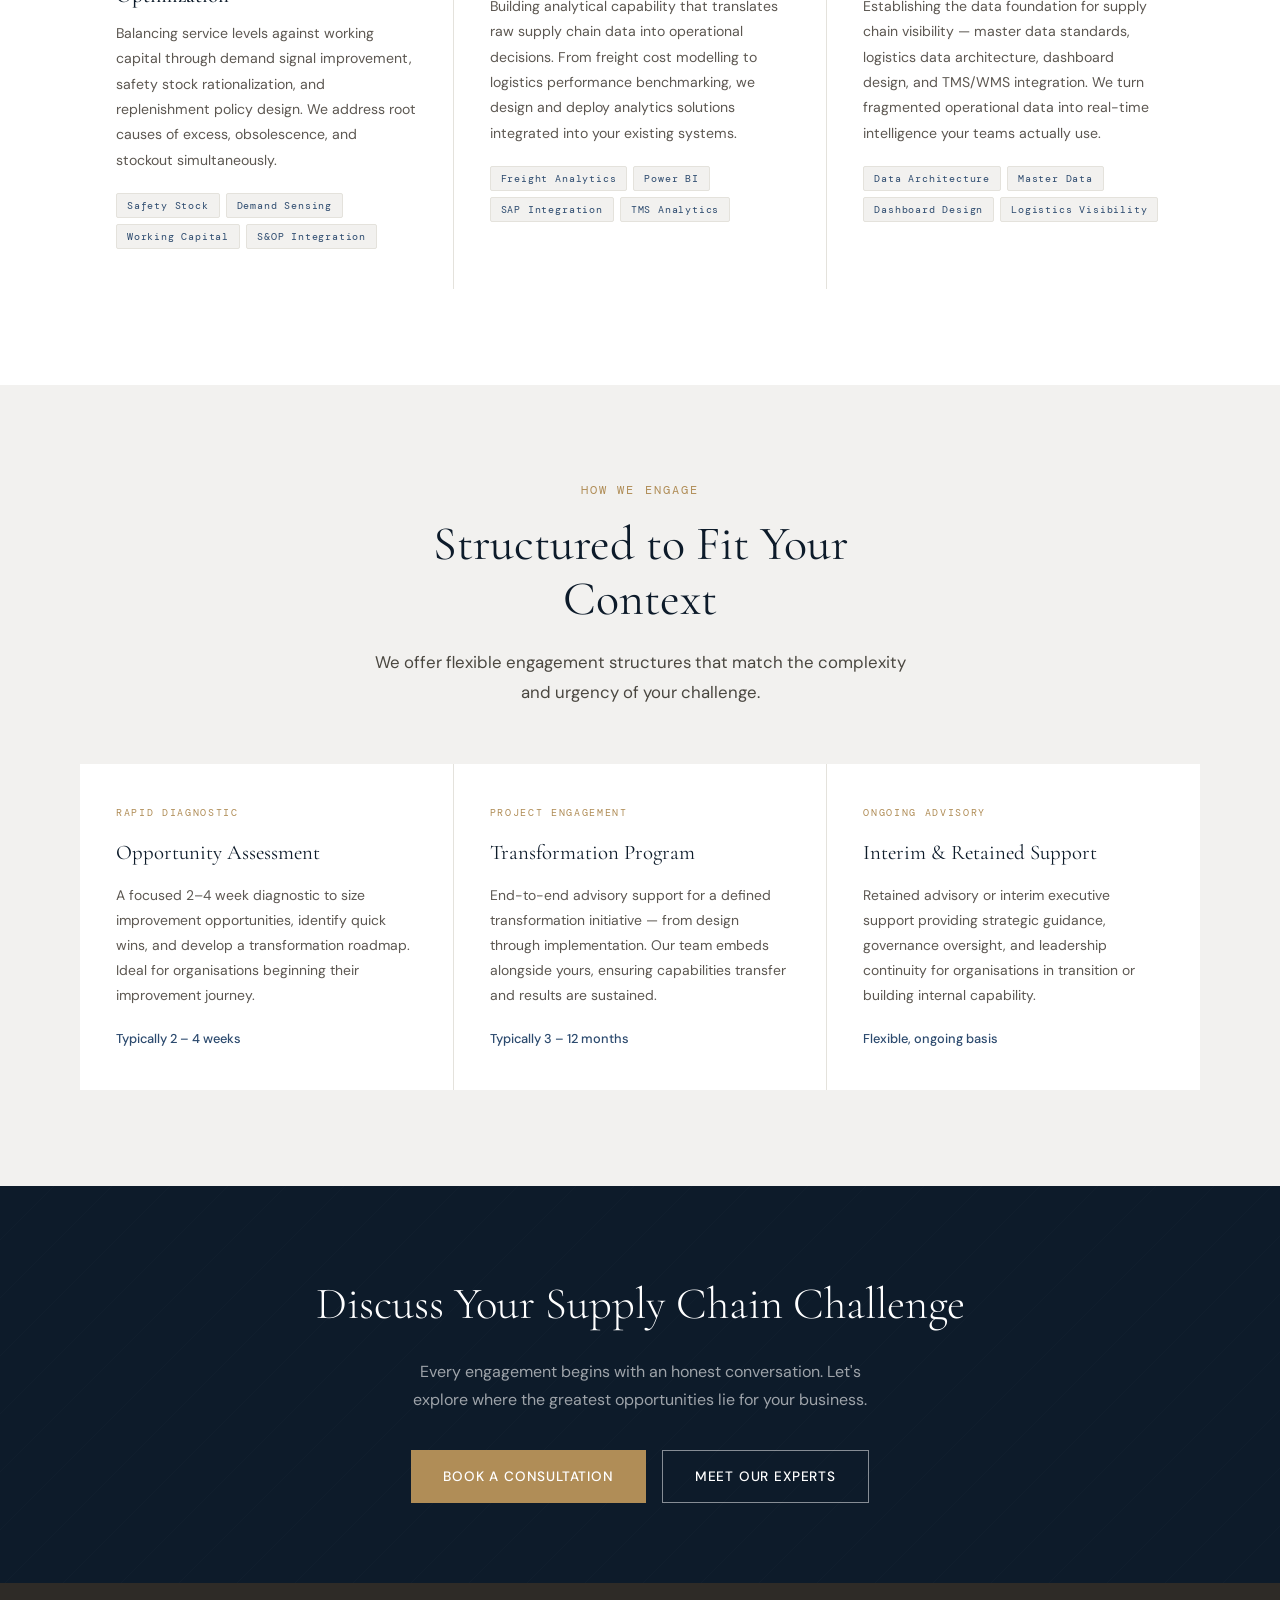
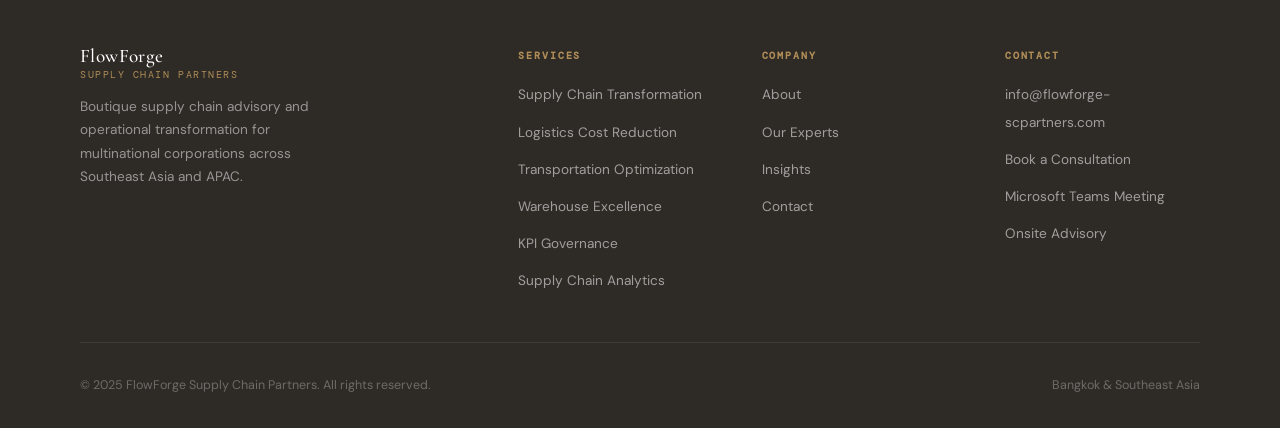
<file: services.html>
<!DOCTYPE html>
<html lang="en" data-page="services">
<head>
  <meta charset="UTF-8" />
  <meta name="viewport" content="width=device-width, initial-scale=1.0" />
  <title>Services — FlowForge Supply Chain Partners</title>
  <meta name="description" content="Supply chain transformation, logistics cost reduction, transportation optimization, warehouse excellence, KPI governance, and supply chain analytics." />
  <link rel="stylesheet" href="style.css" />
  <link rel="preconnect" href="https://fonts.googleapis.com" />
  <link rel="preconnect" href="https://fonts.gstatic.com" crossorigin />
</head>
<body class="page-fade">

<nav class="nav">
  <div class="nav-inner">
    <a href="index.html" class="nav-logo">
      <span class="nav-logo-mark">FlowForge</span>
      <span class="nav-logo-sub">Supply Chain Partners</span>
    </a>
    <div class="nav-links">
      <a href="index.html" class="nav-home">Home</a>
      <a href="services.html" class="nav-services">Services</a>
      <a href="experts.html" class="nav-experts">Our Experts</a>
      <a href="insights.html" class="nav-insights">Insights</a>
      <a href="contact.html" class="btn btn-primary nav-cta nav-contact">Contact Us</a>
    </div>
    <div class="nav-hamburger"><span></span><span></span><span></span></div>
  </div>
</nav>
<div class="nav-mobile-menu">
  <a href="index.html">Home</a>
  <a href="services.html">Services</a>
  <a href="experts.html">Our Experts</a>
  <a href="insights.html">Insights</a>
  <a href="contact.html">Contact Us</a>
</div>

<!-- ═══════════ HERO ═══════════ -->
<section class="services-page-hero">
  <div class="container">
    <div style="max-width:660px;">
      <span class="eyebrow" style="color:var(--accent);">Practice Areas</span>
      <h1 style="font-family:var(--ff-display);font-size:clamp(2.4rem,5vw,4rem);font-weight:300;color:var(--white);line-height:1.1;margin-bottom:20px;">Advisory Services Built Around <em style="font-style:italic;color:var(--accent-lt);">Real Outcomes</em></h1>
      <p style="font-size:1rem;color:rgba(255,255,255,0.6);line-height:1.85;max-width:520px;">Every engagement begins with a diagnostic and ends with measurable improvement — not a slide deck. Our advisory practice covers the full operational complexity of modern supply chains.</p>
    </div>
  </div>
</section>

<!-- ═══════════ SERVICES DETAIL ═══════════ -->
<section class="section">
  <div class="container">
    <div class="services-grid" data-stagger>

      <div class="service-card reveal">
        <div class="service-num">01</div>
        <div class="service-title">Supply Chain Transformation</div>
        <div class="service-desc">Comprehensive redesign of supply chain operating models — from network strategy through organisational capability building. We lead transformation programs that deliver structural, sustainable improvements to cost, service, and resilience.</div>
        <div class="service-tags">
          <span class="service-tag">Operating Model</span>
          <span class="service-tag">Network Design</span>
          <span class="service-tag">Change Management</span>
          <span class="service-tag">Capability Building</span>
        </div>
      </div>

      <div class="service-card reveal">
        <div class="service-num">02</div>
        <div class="service-title">Logistics Cost Reduction</div>
        <div class="service-desc">Structured cost diagnostic and opportunity sizing across transportation, warehousing, and distribution. We identify and quantify savings potential, then build implementation roadmaps with clear ownership, timelines, and tracking.</div>
        <div class="service-tags">
          <span class="service-tag">Cost Diagnostics</span>
          <span class="service-tag">Freight Benchmarking</span>
          <span class="service-tag">Contract Strategy</span>
          <span class="service-tag">Savings Tracking</span>
        </div>
      </div>

      <div class="service-card reveal">
        <div class="service-num">03</div>
        <div class="service-title">Transportation Optimization</div>
        <div class="service-desc">Route rationalization, mode optimization, carrier portfolio management, and freight contract strategy. Delivered across domestic, regional, and cross-border lanes with deep knowledge of SE Asian markets and infrastructure.</div>
        <div class="service-tags">
          <span class="service-tag">Route Design</span>
          <span class="service-tag">Carrier Management</span>
          <span class="service-tag">Cross-Border</span>
          <span class="service-tag">Load Consolidation</span>
        </div>
      </div>

      <div class="service-card reveal">
        <div class="service-num">04</div>
        <div class="service-title">Warehouse Excellence</div>
        <div class="service-desc">Operational performance improvement for distribution centers and warehouse networks. We address layout, throughput, labour models, slotting, technology adoption, and management operating systems to drive best-in-class efficiency.</div>
        <div class="service-tags">
          <span class="service-tag">DC Design</span>
          <span class="service-tag">Labour Productivity</span>
          <span class="service-tag">WMS Optimization</span>
          <span class="service-tag">Slotting Strategy</span>
        </div>
      </div>

      <div class="service-card reveal">
        <div class="service-num">05</div>
        <div class="service-title">Continuous Improvement Programs</div>
        <div class="service-desc">Building lasting CI capability within your organisation — not just solving today's problems. We design and embed structured improvement cadences, visual management systems, and problem-solving cultures that sustain performance over time.</div>
        <div class="service-tags">
          <span class="service-tag">Lean / Kaizen</span>
          <span class="service-tag">Gemba Reviews</span>
          <span class="service-tag">CI Culture</span>
          <span class="service-tag">Root Cause Analysis</span>
        </div>
      </div>

      <div class="service-card reveal">
        <div class="service-num">06</div>
        <div class="service-title">KPI Governance &amp; Operational Visibility</div>
        <div class="service-desc">Designing KPI frameworks that connect strategic objectives to operational actions. We build governance structures, reporting rhythms, and accountability models that ensure performance management becomes embedded in daily operations.</div>
        <div class="service-tags">
          <span class="service-tag">KPI Design</span>
          <span class="service-tag">Governance Frameworks</span>
          <span class="service-tag">Reporting Cadence</span>
          <span class="service-tag">Accountability Models</span>
        </div>
      </div>

      <div class="service-card reveal">
        <div class="service-num">07</div>
        <div class="service-title">Inventory &amp; Replenishment Optimization</div>
        <div class="service-desc">Balancing service levels against working capital through demand signal improvement, safety stock rationalization, and replenishment policy design. We address root causes of excess, obsolescence, and stockout simultaneously.</div>
        <div class="service-tags">
          <span class="service-tag">Safety Stock</span>
          <span class="service-tag">Demand Sensing</span>
          <span class="service-tag">Working Capital</span>
          <span class="service-tag">S&amp;OP Integration</span>
        </div>
      </div>

      <div class="service-card reveal">
        <div class="service-num">08</div>
        <div class="service-title">Supply Chain Analytics</div>
        <div class="service-desc">Building analytical capability that translates raw supply chain data into operational decisions. From freight cost modelling to logistics performance benchmarking, we design and deploy analytics solutions integrated into your existing systems.</div>
        <div class="service-tags">
          <span class="service-tag">Freight Analytics</span>
          <span class="service-tag">Power BI</span>
          <span class="service-tag">SAP Integration</span>
          <span class="service-tag">TMS Analytics</span>
        </div>
      </div>

      <div class="service-card reveal">
        <div class="service-num">09</div>
        <div class="service-title">Data Governance &amp; Dashboarding</div>
        <div class="service-desc">Establishing the data foundation for supply chain visibility — master data standards, logistics data architecture, dashboard design, and TMS/WMS integration. We turn fragmented operational data into real-time intelligence your teams actually use.</div>
        <div class="service-tags">
          <span class="service-tag">Data Architecture</span>
          <span class="service-tag">Master Data</span>
          <span class="service-tag">Dashboard Design</span>
          <span class="service-tag">Logistics Visibility</span>
        </div>
      </div>

    </div>
  </div>
</section>

<!-- ═══════════ ENGAGEMENT MODELS ═══════════ -->
<section class="section" style="background:var(--gray-100);">
  <div class="container">
    <div class="reveal" style="text-align:center; max-width:560px; margin:0 auto 56px;">
      <span class="eyebrow">How We Engage</span>
      <h2 class="section-title">Structured to Fit Your Context</h2>
      <p class="section-lead" style="margin:0 auto;">We offer flexible engagement structures that match the complexity and urgency of your challenge.</p>
    </div>
    <div style="display:grid;grid-template-columns:repeat(3,1fr);gap:1px;background:var(--gray-200);">
      <div style="background:var(--white);padding:40px 36px;" class="reveal">
        <div style="font-family:var(--ff-mono);font-size:0.65rem;letter-spacing:0.16em;color:var(--accent);text-transform:uppercase;margin-bottom:14px;">Rapid Diagnostic</div>
        <h3 style="font-family:var(--ff-display);font-size:1.3rem;font-weight:400;color:var(--navy);margin-bottom:12px;">Opportunity Assessment</h3>
        <p style="font-size:0.87rem;color:var(--gray-600);line-height:1.8;margin-bottom:20px;">A focused 2–4 week diagnostic to size improvement opportunities, identify quick wins, and develop a transformation roadmap. Ideal for organisations beginning their improvement journey.</p>
        <div style="font-size:0.8rem;color:var(--steel);font-weight:500;">Typically 2 – 4 weeks</div>
      </div>
      <div style="background:var(--white);padding:40px 36px;" class="reveal">
        <div style="font-family:var(--ff-mono);font-size:0.65rem;letter-spacing:0.16em;color:var(--accent);text-transform:uppercase;margin-bottom:14px;">Project Engagement</div>
        <h3 style="font-family:var(--ff-display);font-size:1.3rem;font-weight:400;color:var(--navy);margin-bottom:12px;">Transformation Program</h3>
        <p style="font-size:0.87rem;color:var(--gray-600);line-height:1.8;margin-bottom:20px;">End-to-end advisory support for a defined transformation initiative — from design through implementation. Our team embeds alongside yours, ensuring capabilities transfer and results are sustained.</p>
        <div style="font-size:0.8rem;color:var(--steel);font-weight:500;">Typically 3 – 12 months</div>
      </div>
      <div style="background:var(--white);padding:40px 36px;" class="reveal">
        <div style="font-family:var(--ff-mono);font-size:0.65rem;letter-spacing:0.16em;color:var(--accent);text-transform:uppercase;margin-bottom:14px;">Ongoing Advisory</div>
        <h3 style="font-family:var(--ff-display);font-size:1.3rem;font-weight:400;color:var(--navy);margin-bottom:12px;">Interim &amp; Retained Support</h3>
        <p style="font-size:0.87rem;color:var(--gray-600);line-height:1.8;margin-bottom:20px;">Retained advisory or interim executive support providing strategic guidance, governance oversight, and leadership continuity for organisations in transition or building internal capability.</p>
        <div style="font-size:0.8rem;color:var(--steel);font-weight:500;">Flexible, ongoing basis</div>
      </div>
    </div>
  </div>
</section>

<!-- ═══════════ CTA ═══════════ -->
<div class="cta-band">
  <div class="container">
    <div class="cta-band-content reveal">
      <h2>Discuss Your Supply Chain Challenge</h2>
      <p>Every engagement begins with an honest conversation. Let's explore where the greatest opportunities lie for your business.</p>
      <div class="cta-actions">
        <a href="contact.html" class="btn btn-gold">Book a Consultation</a>
        <a href="experts.html" class="btn btn-outline-white">Meet Our Experts</a>
      </div>
    </div>
  </div>
</div>

<footer class="footer">
  <div class="container">
    <div class="footer-grid">
      <div class="footer-brand">
        <div class="nav-logo">
          <span class="nav-logo-mark">FlowForge</span>
          <span class="nav-logo-sub">Supply Chain Partners</span>
        </div>
        <p class="footer-tagline">Boutique supply chain advisory and operational transformation for multinational corporations across Southeast Asia and APAC.</p>
      </div>
      <div class="footer-col">
        <h5>Services</h5>
        <ul>
          <li><a href="services.html">Supply Chain Transformation</a></li>
          <li><a href="services.html">Logistics Cost Reduction</a></li>
          <li><a href="services.html">Transportation Optimization</a></li>
          <li><a href="services.html">Warehouse Excellence</a></li>
          <li><a href="services.html">KPI Governance</a></li>
          <li><a href="services.html">Supply Chain Analytics</a></li>
        </ul>
      </div>
      <div class="footer-col">
        <h5>Company</h5>
        <ul>
          <li><a href="index.html">About</a></li>
          <li><a href="experts.html">Our Experts</a></li>
          <li><a href="insights.html">Insights</a></li>
          <li><a href="contact.html">Contact</a></li>
        </ul>
      </div>
      <div class="footer-col">
        <h5>Contact</h5>
        <ul>
          <li><a href="mailto:info@flowforge-scpartners.com">info@flowforge-scpartners.com</a></li>
          <li><a href="contact.html">Book a Consultation</a></li>
          <li><a href="contact.html">Microsoft Teams Meeting</a></li>
          <li><a href="contact.html">Onsite Advisory</a></li>
        </ul>
      </div>
    </div>
    <div class="footer-bottom">
      <span>© 2025 FlowForge Supply Chain Partners. All rights reserved.</span>
      <span>Bangkok &amp; Southeast Asia</span>
    </div>
  </div>
</footer>

<script src="main.js"></script>
</body>
</html>
</file>
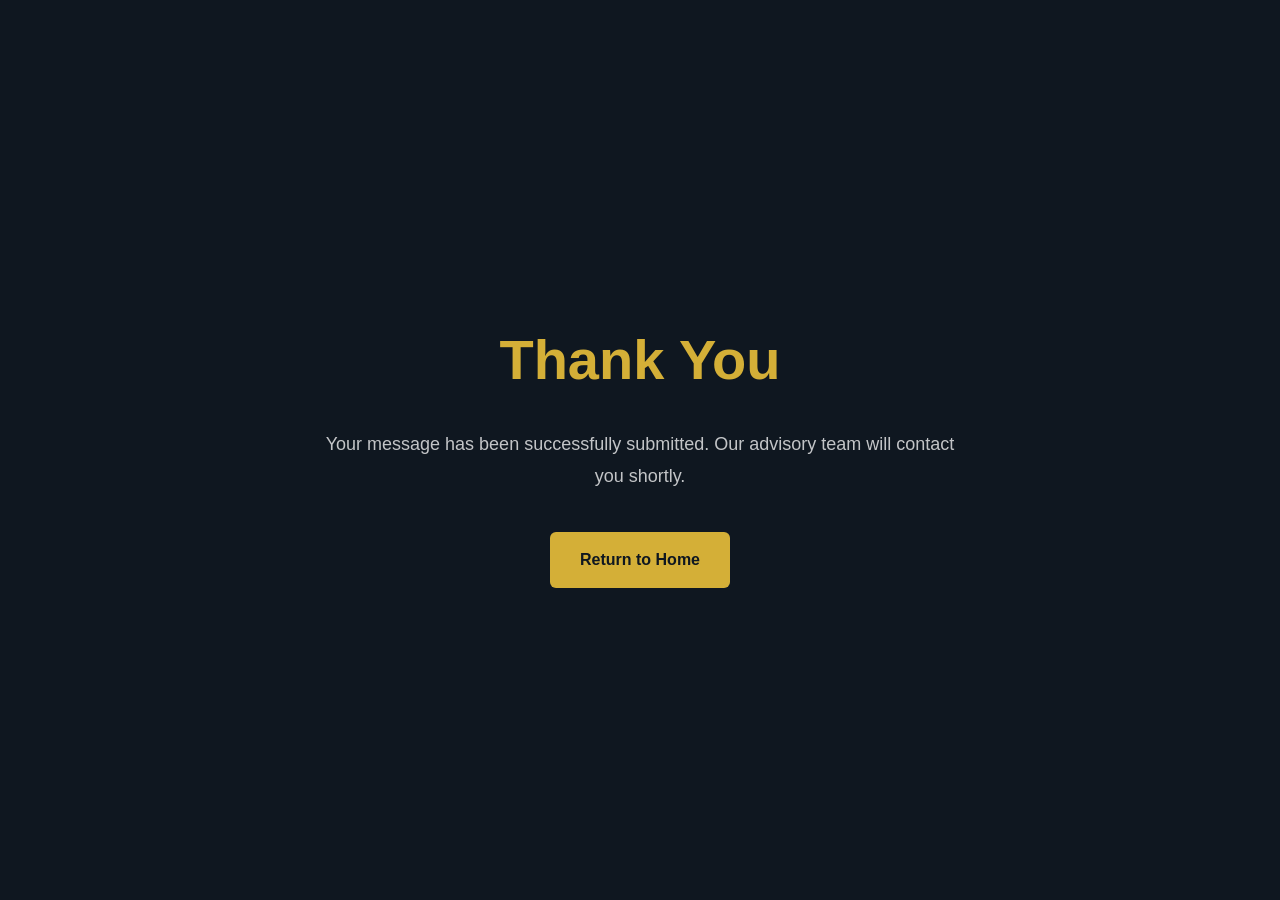
<file: thankyou.html>
<!DOCTYPE html>
<html lang="en">
<head>
  <meta charset="UTF-8" />
  <meta name="viewport" content="width=device-width, initial-scale=1.0"/>
  <title>Thank You | FlowForge</title>
  <link rel="stylesheet" href="style.css" />
</head>

<body style="
background:#0f1720;
display:flex;
align-items:center;
justify-content:center;
height:100vh;
margin:0;
padding:20px;
font-family:Arial,sans-serif;
color:white;
text-align:center;
">

  <div>

    <h1 style="
    font-size:56px;
    margin-bottom:20px;
    color:#d4af37;
    ">
      Thank You
    </h1>

    <p style="
    max-width:650px;
    line-height:1.8;
    color:rgba(255,255,255,0.75);
    font-size:18px;
    ">
      Your message has been successfully submitted.
      Our advisory team will contact you shortly.
    </p>

    <div style="margin-top:40px;">
      <a href="index.html"
         style="
         display:inline-block;
         padding:14px 30px;
         background:#d4af37;
         color:#0f1720;
         text-decoration:none;
         border-radius:6px;
         font-weight:600;
         ">
         Return to Home
      </a>
    </div>

  </div>

</body>
</html>
</file>
<file: style.css>
/* ============================================
   FlowForge Supply Chain Partners — style.css
   ============================================ */

@import url('https://fonts.googleapis.com/css2?family=Cormorant+Garamond:wght@300;400;500;600&family=DM+Sans:wght@300;400;500;600&family=DM+Mono:wght@300;400&display=swap');

/* ─── CSS Variables ─── */
:root {
  --navy:       #0D1B2A;
  --navy-mid:   #1A2E44;
  --navy-light: #243B53;
  --steel:      #2C4A6E;
  --accent:     #B08D57;
  --accent-lt:  #C9A86C;
  --white:      #FFFFFF;
  --off-white:  #F8F7F5;
  --gray-100:   #F2F1EF;
  --gray-200:   #E4E2DC;
  --gray-400:   #9A9590;
  --gray-600:   #5C5751;
  --gray-800:   #2E2B27;
  --text:       #1C1A17;
  --text-mid:   #4A4740;

  --ff-display: 'Cormorant Garamond', Georgia, serif;
  --ff-body:    'DM Sans', sans-serif;
  --ff-mono:    'DM Mono', monospace;

  --radius:     2px;
  --shadow-sm:  0 1px 4px rgba(13,27,42,0.06);
  --shadow-md:  0 4px 20px rgba(13,27,42,0.10);
  --shadow-lg:  0 12px 48px rgba(13,27,42,0.14);

  --transition: 0.3s cubic-bezier(0.4,0,0.2,1);
  --max-w:      1200px;
}

/* ─── Reset ─── */
*, *::before, *::after { box-sizing: border-box; margin: 0; padding: 0; }

html { scroll-behavior: smooth; font-size: 16px; }

body {
  font-family: var(--ff-body);
  color: var(--text);
  background: var(--white);
  line-height: 1.7;
  -webkit-font-smoothing: antialiased;
}

img { max-width: 100%; display: block; }
a  { color: inherit; text-decoration: none; }
ul { list-style: none; }

/* ─── Utility ─── */
.container { max-width: var(--max-w); margin: 0 auto; padding: 0 40px; }
.section    { padding: 96px 0; }
.section-sm { padding: 64px 0; }

.eyebrow {
  font-family: var(--ff-mono);
  font-size: 0.72rem;
  letter-spacing: 0.18em;
  text-transform: uppercase;
  color: var(--accent);
  display: block;
  margin-bottom: 16px;
}

.section-title {
  font-family: var(--ff-display);
  font-size: clamp(2rem, 4vw, 3rem);
  font-weight: 400;
  line-height: 1.15;
  color: var(--navy);
  margin-bottom: 20px;
}

.section-lead {
  font-size: 1.05rem;
  color: var(--text-mid);
  max-width: 560px;
  line-height: 1.8;
}

.divider {
  width: 40px;
  height: 2px;
  background: var(--accent);
  margin: 24px 0;
}

.btn {
  display: inline-flex;
  align-items: center;
  gap: 8px;
  padding: 14px 32px;
  font-family: var(--ff-body);
  font-size: 0.85rem;
  font-weight: 500;
  letter-spacing: 0.06em;
  text-transform: uppercase;
  border: none;
  cursor: pointer;
  transition: var(--transition);
}

.btn-primary {
  background: var(--navy);
  color: var(--white);
}
.btn-primary:hover {
  background: var(--steel);
}

.btn-outline {
  background: transparent;
  color: var(--navy);
  border: 1.5px solid var(--navy);
}
.btn-outline:hover {
  background: var(--navy);
  color: var(--white);
}

.btn-gold {
  background: var(--accent);
  color: var(--white);
}
.btn-gold:hover {
  background: var(--accent-lt);
}

.btn-outline-white {
  background: transparent;
  color: var(--white);
  border: 1.5px solid rgba(255,255,255,0.5);
}
.btn-outline-white:hover {
  background: rgba(255,255,255,0.1);
  border-color: var(--white);
}

/* ─── Navigation ─── */
.nav {
  position: fixed;
  top: 0; left: 0; right: 0;
  z-index: 1000;
  background: rgba(255,255,255,0.97);
  backdrop-filter: blur(12px);
  border-bottom: 1px solid var(--gray-200);
  transition: var(--transition);
}

.nav.scrolled {
  box-shadow: var(--shadow-md);
}

.nav-inner {
  display: flex;
  align-items: center;
  justify-content: space-between;
  height: 72px;
  padding: 0 40px;
  max-width: var(--max-w);
  margin: 0 auto;
}

.nav-logo {
  display: flex;
  flex-direction: column;
  gap: 1px;
}

.nav-logo-mark {
  font-family: var(--ff-display);
  font-size: 1.2rem;
  font-weight: 500;
  color: var(--navy);
  letter-spacing: 0.02em;
  line-height: 1;
}

.nav-logo-sub {
  font-family: var(--ff-mono);
  font-size: 0.6rem;
  letter-spacing: 0.16em;
  text-transform: uppercase;
  color: var(--accent);
}

.nav-links {
  display: flex;
  align-items: center;
  gap: 36px;
}

.nav-links a {
  font-size: 0.82rem;
  font-weight: 500;
  letter-spacing: 0.05em;
  text-transform: uppercase;
  color: var(--gray-600);
  transition: color var(--transition);
  position: relative;
}

.nav-links a::after {
  content: '';
  position: absolute;
  bottom: -4px; left: 0; right: 0;
  height: 1px;
  background: var(--accent);
  transform: scaleX(0);
  transition: transform var(--transition);
}

.nav-links a:hover,
.nav-links a.active {
  color: var(--navy);
}

.nav-links a:hover::after,
.nav-links a.active::after {
  transform: scaleX(1);
}

.nav-cta {
  padding: 10px 24px !important;
  font-size: 0.78rem !important;
}

.nav-hamburger {
  display: none;
  flex-direction: column;
  gap: 5px;
  cursor: pointer;
  padding: 4px;
}

.nav-hamburger span {
  display: block;
  width: 24px;
  height: 1.5px;
  background: var(--navy);
  transition: var(--transition);
}

/* ─── Hero ─── */
.hero {
  min-height: 100vh;
  background: var(--navy);
  display: flex;
  align-items: center;
  position: relative;
  overflow: hidden;
}

.hero::before {
  content: '';
  position: absolute;
  inset: 0;
  background:
    linear-gradient(135deg, rgba(176,141,87,0.08) 0%, transparent 60%),
    repeating-linear-gradient(
      -45deg,
      transparent,
      transparent 60px,
      rgba(255,255,255,0.015) 60px,
      rgba(255,255,255,0.015) 61px
    );
}

.hero-content {
  position: relative;
  z-index: 1;
  max-width: 760px;
  padding-top: 72px;
}

.hero-eyebrow {
  font-family: var(--ff-mono);
  font-size: 0.7rem;
  letter-spacing: 0.2em;
  text-transform: uppercase;
  color: var(--accent);
  display: flex;
  align-items: center;
  gap: 12px;
  margin-bottom: 28px;
}

.hero-eyebrow::before {
  content: '';
  display: block;
  width: 32px;
  height: 1px;
  background: var(--accent);
}

.hero h1 {
  font-family: var(--ff-display);
  font-size: clamp(2.8rem, 6vw, 5rem);
  font-weight: 300;
  line-height: 1.08;
  color: var(--white);
  margin-bottom: 28px;
  letter-spacing: -0.01em;
}

.hero h1 em {
  font-style: italic;
  color: var(--accent-lt);
}

.hero-sub {
  font-size: 1.05rem;
  color: rgba(255,255,255,0.65);
  max-width: 540px;
  line-height: 1.85;
  margin-bottom: 48px;
}

.hero-actions {
  display: flex;
  gap: 16px;
  flex-wrap: wrap;
}

.hero-scroll {
  position: absolute;
  bottom: 48px;
  left: 50%;
  transform: translateX(-50%);
  display: flex;
  flex-direction: column;
  align-items: center;
  gap: 8px;
}

.hero-scroll span {
  font-family: var(--ff-mono);
  font-size: 0.6rem;
  letter-spacing: 0.18em;
  text-transform: uppercase;
  color: rgba(255,255,255,0.35);
}

.hero-scroll-line {
  width: 1px;
  height: 40px;
  background: linear-gradient(to bottom, rgba(176,141,87,0.6), transparent);
  animation: scrollPulse 2s ease-in-out infinite;
}

@keyframes scrollPulse {
  0%, 100% { opacity: 0.4; }
  50% { opacity: 1; }
}

/* ─── Stats Bar ─── */
.stats-bar {
  background: var(--gray-100);
  border-bottom: 1px solid var(--gray-200);
  padding: 40px 0;
}

.stats-grid {
  display: grid;
  grid-template-columns: repeat(4, 1fr);
  gap: 1px;
  background: var(--gray-200);
}

.stat-item {
  background: var(--gray-100);
  padding: 32px 40px;
  text-align: center;
}

.stat-num {
  font-family: var(--ff-display);
  font-size: 2.6rem;
  font-weight: 400;
  color: var(--navy);
  line-height: 1;
  margin-bottom: 6px;
}

.stat-num sup {
  font-size: 1rem;
  color: var(--accent);
}

.stat-label {
  font-size: 0.78rem;
  color: var(--gray-600);
  letter-spacing: 0.04em;
}

/* ─── About ─── */
.about-grid {
  display: grid;
  grid-template-columns: 1fr 1fr;
  gap: 80px;
  align-items: center;
}

.about-visual {
  position: relative;
}

.about-card {
  background: var(--navy);
  padding: 48px;
  color: var(--white);
  position: relative;
  overflow: hidden;
}

.about-card::before {
  content: '';
  position: absolute;
  top: -40px; right: -40px;
  width: 180px; height: 180px;
  border: 1px solid rgba(176,141,87,0.2);
  border-radius: 50%;
}

.about-card::after {
  content: '';
  position: absolute;
  bottom: -20px; left: -20px;
  width: 100px; height: 100px;
  border: 1px solid rgba(176,141,87,0.1);
  border-radius: 50%;
}

.about-card-quote {
  font-family: var(--ff-display);
  font-size: 1.5rem;
  font-weight: 300;
  font-style: italic;
  line-height: 1.5;
  color: rgba(255,255,255,0.9);
  margin-bottom: 24px;
}

.about-card-attr {
  font-family: var(--ff-mono);
  font-size: 0.7rem;
  letter-spacing: 0.12em;
  color: var(--accent);
  text-transform: uppercase;
}

.about-accent-box {
  position: absolute;
  top: -16px; right: -16px;
  width: 80px; height: 80px;
  background: var(--accent);
  opacity: 0.15;
}

/* ─── Services ─── */
.services-page-hero {
  background: var(--navy);
  padding: 140px 0 80px;
  color: var(--white);
}

.services-grid {
  display: grid;
  grid-template-columns: repeat(3, 1fr);
  gap: 1px;
  background: var(--gray-200);
  margin-top: 64px;
}

.service-card {
  background: var(--white);
  padding: 40px 36px;
  transition: var(--transition);
  cursor: default;
  position: relative;
  overflow: hidden;
}

.service-card::after {
  content: '';
  position: absolute;
  bottom: 0; left: 0; right: 0;
  height: 2px;
  background: var(--accent);
  transform: scaleX(0);
  transition: transform var(--transition);
}

.service-card:hover {
  background: var(--off-white);
  box-shadow: var(--shadow-md);
  z-index: 1;
}

.service-card:hover::after {
  transform: scaleX(1);
}

.service-icon {
  width: 40px;
  height: 40px;
  margin-bottom: 20px;
  opacity: 0.7;
}

.service-num {
  font-family: var(--ff-mono);
  font-size: 0.65rem;
  letter-spacing: 0.14em;
  color: var(--accent);
  margin-bottom: 14px;
}

.service-title {
  font-family: var(--ff-display);
  font-size: 1.3rem;
  font-weight: 500;
  color: var(--navy);
  margin-bottom: 12px;
  line-height: 1.3;
}

.service-desc {
  font-size: 0.88rem;
  color: var(--gray-600);
  line-height: 1.8;
}

.service-tags {
  display: flex;
  flex-wrap: wrap;
  gap: 6px;
  margin-top: 20px;
}

.service-tag {
  font-family: var(--ff-mono);
  font-size: 0.63rem;
  letter-spacing: 0.08em;
  color: var(--steel);
  background: var(--gray-100);
  border: 1px solid var(--gray-200);
  padding: 3px 10px;
  border-radius: var(--radius);
}

/* ─── Industries ─── */
.industries { background: var(--gray-100); }

.industries-grid {
  display: grid;
  grid-template-columns: repeat(4, 1fr);
  gap: 24px;
  margin-top: 48px;
}

.industry-item {
  padding: 28px 24px;
  border: 1px solid var(--gray-200);
  background: var(--white);
  transition: var(--transition);
}

.industry-item:hover {
  border-color: var(--accent);
  box-shadow: var(--shadow-sm);
}

.industry-item h4 {
  font-family: var(--ff-display);
  font-size: 1rem;
  font-weight: 500;
  color: var(--navy);
  margin-bottom: 8px;
}

.industry-item p {
  font-size: 0.82rem;
  color: var(--gray-600);
  line-height: 1.6;
}

/* ─── Why FlowForge ─── */
.why-grid {
  display: grid;
  grid-template-columns: 1fr 1fr;
  gap: 80px;
  align-items: start;
}

.why-list {
  display: flex;
  flex-direction: column;
  gap: 32px;
  margin-top: 8px;
}

.why-item {
  display: flex;
  gap: 20px;
  align-items: flex-start;
}

.why-num {
  flex-shrink: 0;
  font-family: var(--ff-display);
  font-size: 2rem;
  font-weight: 300;
  color: var(--accent);
  line-height: 1;
  min-width: 36px;
}

.why-item-body h4 {
  font-family: var(--ff-body);
  font-size: 0.95rem;
  font-weight: 600;
  color: var(--navy);
  margin-bottom: 6px;
}

.why-item-body p {
  font-size: 0.88rem;
  color: var(--gray-600);
  line-height: 1.75;
}

/* ─── Experts / Team ─── */
.experts-hero {
  background: var(--navy);
  padding: 140px 0 80px;
  color: var(--white);
}

.experts-grid {
  display: grid;
  grid-template-columns: repeat(3, 1fr);
  gap: 32px;
  align-items: stretch;
}

.expert-card {
  background: var(--white);
  border: 1px solid var(--gray-200);
  display: flex;
  flex-direction: column;
  height: 100%;
}

.expert-card:hover {
  box-shadow: var(--shadow-lg);
  transform: translateY(-4px);
}

.expert-card-top {
  background: var(--navy);
  padding: 40px 32px;
  position: relative;
  overflow: hidden;

  height: 360px;

  display: grid;

  grid-template-rows:
    90px
    90px
    60px;

  row-gap: 22px;

  align-content: start;
}

.expert-card-top::before {
  content: '';
  position: absolute;
  top: -30px;
  right: -30px;
  width: 120px;
  height: 120px;
  border: 1px solid rgba(176,141,87,0.2);
  border-radius: 50%;
}

.expert-avatar {
  width: 90px;
  height: 90px;
  border-radius: 50%;
  background: var(--steel);
  display: flex;
  align-items: center;
  justify-content: center;
  overflow: hidden;

  flex-shrink: 0;

  border: 2px solid rgba(176,141,87,0.3);
}

.expert-avatar img {
  width: 100%;
  height: 100%;
  object-fit: cover;
  object-position: center top;
  border-radius: 50%;
}

.expert-name {
  font-family: var(--ff-display);
  font-size: 1.3rem;
  font-weight: 400;
  color: var(--white);

  line-height: 1.35;

  display: flex;
  align-items: flex-start;
}

.expert-title {
  font-family: var(--ff-mono);
  font-size: 0.65rem;
  letter-spacing: 0.12em;
  color: var(--accent);
  text-transform: uppercase;

  line-height: 1.7;

  display: flex;
  align-items: flex-start;
}

.expert-card-body {
  padding: 28px 32px;
  flex: 1;

  display: flex;
  flex-direction: column;
}

.expert-bio {
  font-size: 0.87rem;
  color: var(--gray-600);
  line-height: 1.8;
  margin-bottom: 24px;

  min-height: 190px;
}

.expert-highlights {
  display: flex;
  flex-direction: column;
  gap: 8px;

}

.expert-highlight {
  display: flex;
  align-items: flex-start;
  gap: 10px;
  font-size: 0.83rem;
  color: var(--text-mid);
}

.expert-highlight::before {
  content: '';
  flex-shrink: 0;
  width: 4px;
  height: 4px;
  border-radius: 50%;
  background: var(--accent);
  margin-top: 7px;
}

.expert-edu {
  display: inline-flex;
  align-items: center;
  gap: 6px;
  margin-top: 20px;
  font-family: var(--ff-mono);
  font-size: 0.65rem;
  letter-spacing: 0.1em;
  color: var(--steel);
  border-top: 1px solid var(--gray-200);
  padding-top: 16px;
  width: 100%;
}

/* ─── Insights ─── */
.insights-hero {
  background: var(--navy);
  padding: 140px 0 80px;
  color: var(--white);
}

.insights-grid {
  display: grid;
  grid-template-columns: repeat(3, 1fr);
  gap: 32px;
  margin-top: 64px;
}

.insight-card {
  border: 1px solid var(--gray-200);
  background: var(--white);
  overflow: hidden;
  transition: var(--transition);
  cursor: pointer;
}

.insight-card:hover {
  box-shadow: var(--shadow-lg);
  transform: translateY(-4px);
}

.insight-card-img {
  height: 200px;
  background: var(--navy-mid);
  position: relative;
  overflow: hidden;
  display: flex;
  align-items: center;
  justify-content: center;
}

.insight-card-img-pattern {
  position: absolute;
  inset: 0;
  opacity: 0.12;
}

.insight-category {
  position: absolute;
  bottom: 16px; left: 16px;
  font-family: var(--ff-mono);
  font-size: 0.62rem;
  letter-spacing: 0.14em;
  text-transform: uppercase;
  color: var(--accent-lt);
  background: rgba(13,27,42,0.7);
  padding: 4px 12px;
  backdrop-filter: blur(4px);
}

.insight-card-body {
  padding: 28px;
}

.insight-meta {
  font-family: var(--ff-mono);
  font-size: 0.62rem;
  letter-spacing: 0.1em;
  color: var(--gray-400);
  margin-bottom: 10px;
}

.insight-title {
  font-family: var(--ff-display);
  font-size: 1.2rem;
  font-weight: 500;
  color: var(--navy);
  line-height: 1.35;
  margin-bottom: 12px;
}

.insight-excerpt {
  font-size: 0.85rem;
  color: var(--gray-600);
  line-height: 1.75;
  margin-bottom: 20px;
}

.insight-read-more {
  display: inline-flex;
  align-items: center;
  gap: 6px;
  font-family: var(--ff-mono);
  font-size: 0.68rem;
  letter-spacing: 0.12em;
  text-transform: uppercase;
  color: var(--navy);
  transition: gap var(--transition);
}

.insight-read-more:hover { gap: 12px; color: var(--steel); }
.insight-read-more::after { content: '→'; }

/* ─── Contact ─── */
.contact-hero {
  background: var(--navy);
  padding: 140px 0 80px;
  color: var(--white);
}

.contact-layout {
  display: grid;
  grid-template-columns: 1fr 1.6fr;
  gap: 80px;
  align-items: start;
  padding: 96px 0;
}

.contact-info h3 {
  font-family: var(--ff-display);
  font-size: 1.8rem;
  font-weight: 400;
  color: var(--navy);
  margin-bottom: 16px;
}

.contact-detail {
  display: flex;
  flex-direction: column;
  gap: 24px;
  margin-top: 32px;
}

.contact-detail-item {
  display: flex;
  gap: 16px;
  align-items: flex-start;
}

.contact-detail-icon {
  flex-shrink: 0;
  width: 36px;
  height: 36px;
  background: var(--gray-100);
  border: 1px solid var(--gray-200);
  display: flex;
  align-items: center;
  justify-content: center;
  color: var(--navy);
  font-size: 0.9rem;
}

.contact-detail-text strong {
  display: block;
  font-size: 0.8rem;
  font-weight: 600;
  text-transform: uppercase;
  letter-spacing: 0.08em;
  color: var(--navy);
  margin-bottom: 3px;
}

.contact-detail-text span {
  font-size: 0.9rem;
  color: var(--gray-600);
}

.contact-options {
  display: grid;
  grid-template-columns: 1fr 1fr;
  gap: 12px;
  margin-top: 32px;
}

.contact-option {
  padding: 20px;
  border: 1px solid var(--gray-200);
  background: var(--off-white);
  text-align: center;
  transition: var(--transition);
}

.contact-option:hover {
  border-color: var(--navy);
  background: var(--white);
}

.contact-option h5 {
  font-size: 0.85rem;
  font-weight: 600;
  color: var(--navy);
  margin-bottom: 4px;
}

.contact-option p {
  font-size: 0.78rem;
  color: var(--gray-600);
}

/* ─── Form ─── */
.form-card {
  background: var(--off-white);
  border: 1px solid var(--gray-200);
  padding: 48px;
}

.form-title {
  font-family: var(--ff-display);
  font-size: 1.5rem;
  font-weight: 400;
  color: var(--navy);
  margin-bottom: 8px;
}

.form-subtitle {
  font-size: 0.88rem;
  color: var(--gray-600);
  margin-bottom: 32px;
}

.form-row {
  display: grid;
  grid-template-columns: 1fr 1fr;
  gap: 16px;
}

.form-group {
  margin-bottom: 20px;
}

.form-group label {
  display: block;
  font-size: 0.78rem;
  font-weight: 500;
  letter-spacing: 0.06em;
  text-transform: uppercase;
  color: var(--gray-600);
  margin-bottom: 8px;
}

.form-group input,
.form-group select,
.form-group textarea {
  width: 100%;
  padding: 12px 16px;
  background: var(--white);
  border: 1px solid var(--gray-200);
  border-radius: var(--radius);
  font-family: var(--ff-body);
  font-size: 0.9rem;
  color: var(--text);
  transition: border-color var(--transition);
  outline: none;
  appearance: none;
}

.form-group input:focus,
.form-group select:focus,
.form-group textarea:focus {
  border-color: var(--navy);
}

.form-group textarea {
  resize: vertical;
  min-height: 120px;
}

.form-submit {
  width: 100%;
  padding: 16px;
  background: var(--navy);
  color: var(--white);
  border: none;
  font-family: var(--ff-body);
  font-size: 0.85rem;
  font-weight: 500;
  letter-spacing: 0.08em;
  text-transform: uppercase;
  cursor: pointer;
  transition: background var(--transition);
}

.form-submit:hover { background: var(--steel); }

/* ─── CTA Band ─── */
.cta-band {
  background: var(--navy);
  padding: 80px 0;
  text-align: center;
  position: relative;
  overflow: hidden;
}

.cta-band::before {
  content: '';
  position: absolute;
  inset: 0;
  background: repeating-linear-gradient(
    -45deg,
    transparent,
    transparent 40px,
    rgba(255,255,255,0.012) 40px,
    rgba(255,255,255,0.012) 41px
  );
}

.cta-band-content {
  position: relative;
  z-index: 1;
}

.cta-band h2 {
  font-family: var(--ff-display);
  font-size: clamp(1.8rem, 3.5vw, 2.8rem);
  font-weight: 300;
  color: var(--white);
  margin-bottom: 16px;
}

.cta-band p {
  font-size: 1rem;
  color: rgba(255,255,255,0.6);
  max-width: 480px;
  margin: 0 auto 36px;
  line-height: 1.75;
}

.cta-actions {
  display: flex;
  gap: 16px;
  justify-content: center;
  flex-wrap: wrap;
}

/* ─── Footer ─── */
.footer {
  background: var(--gray-800);
  color: rgba(255,255,255,0.7);
  padding: 64px 0 32px;
}

.footer-grid {
  display: grid;
  grid-template-columns: 2fr 1fr 1fr 1fr;
  gap: 48px;
  padding-bottom: 48px;
  border-bottom: 1px solid rgba(255,255,255,0.08);
  margin-bottom: 32px;
}

.footer-brand .nav-logo-mark { color: var(--white); }

.footer-tagline {
  font-size: 0.85rem;
  color: rgba(255,255,255,0.5);
  margin-top: 12px;
  line-height: 1.7;
  max-width: 240px;
}

.footer-col h5 {
  font-family: var(--ff-mono);
  font-size: 0.65rem;
  letter-spacing: 0.18em;
  text-transform: uppercase;
  color: var(--accent);
  margin-bottom: 16px;
}

.footer-col ul {
  display: flex;
  flex-direction: column;
  gap: 10px;
}

.footer-col ul li a {
  font-size: 0.85rem;
  color: rgba(255,255,255,0.55);
  transition: color var(--transition);
}

.footer-col ul li a:hover { color: var(--white); }

.footer-bottom {
  display: flex;
  justify-content: space-between;
  align-items: center;
  font-size: 0.78rem;
  color: rgba(255,255,255,0.3);
}

/* ─── Page Transitions ─── */
.page-fade {
  animation: fadeIn 0.4s ease forwards;
}

@keyframes fadeIn {
  from { opacity: 0; transform: translateY(8px); }
  to   { opacity: 1; transform: translateY(0); }
}

/* ─── Reveal Animations ─── */
.reveal {
  opacity: 0;
  transform: translateY(20px);
  transition: opacity 0.6s ease, transform 0.6s ease;
}

.reveal.visible {
  opacity: 1;
  transform: translateY(0);
}

/* ─── Mobile Menu ─── */
.nav-mobile-menu {
  display: none;
  position: fixed;
  top: 72px; left: 0; right: 0;
  background: var(--white);
  border-bottom: 1px solid var(--gray-200);
  padding: 24px 40px;
  z-index: 999;
  flex-direction: column;
  gap: 20px;
  box-shadow: var(--shadow-md);
}

.nav-mobile-menu.open { display: flex; }

.nav-mobile-menu a {
  font-size: 0.9rem;
  font-weight: 500;
  color: var(--navy);
  letter-spacing: 0.04em;
  text-transform: uppercase;
}

/* ─── Responsive ─── */
@media (max-width: 1024px) {
  .container { padding: 0 32px; }
  .services-grid { grid-template-columns: repeat(2, 1fr); }
  .experts-grid { grid-template-columns: repeat(2, 1fr); }
  .insights-grid { grid-template-columns: repeat(2, 1fr); }
  .footer-grid { grid-template-columns: 1fr 1fr; gap: 32px; }
  .about-grid { grid-template-columns: 1fr; gap: 48px; }
  .why-grid { grid-template-columns: 1fr; gap: 48px; }
}

@media (max-width: 768px) {
  .container { padding: 0 20px; }
  .section { padding: 64px 0; }
  .nav-links { display: none; }
  .nav-hamburger { display: flex; }
  .nav-inner { padding: 0 20px; }
  .nav-mobile-menu { padding: 24px 20px; }

  .hero-content { padding-top: 72px; }
  .hero h1 { font-size: 2.4rem; }

  .stats-grid { grid-template-columns: repeat(2, 1fr); }
  .services-grid { grid-template-columns: 1fr; }
  .industries-grid { grid-template-columns: repeat(2, 1fr); }
  .experts-grid { grid-template-columns: 1fr; }
  .insights-grid { grid-template-columns: 1fr; }
  .form-row { grid-template-columns: 1fr; }
  .contact-layout { grid-template-columns: 1fr; gap: 48px; }
  .footer-grid { grid-template-columns: 1fr; }
  .footer-bottom { flex-direction: column; gap: 8px; text-align: center; }
  .contact-options { grid-template-columns: 1fr; }
  .hero-actions { flex-direction: column; align-items: flex-start; }
}

@media (max-width: 480px) {
  .industries-grid { grid-template-columns: 1fr; }
  .stats-grid { grid-template-columns: 1fr 1fr; }
}

/* ─── Active nav page indicator ─── */
[data-page="home"]     .nav-home,
[data-page="services"] .nav-services,
[data-page="experts"]  .nav-experts,
[data-page="insights"] .nav-insights,
[data-page="contact"]  .nav-contact { color: var(--navy) !important; }

[data-page="home"]     .nav-home::after,
[data-page="services"] .nav-services::after,
[data-page="experts"]  .nav-experts::after,
[data-page="insights"] .nav-insights::after,
[data-page="contact"]  .nav-contact::after { transform: scaleX(1); }
</file>
